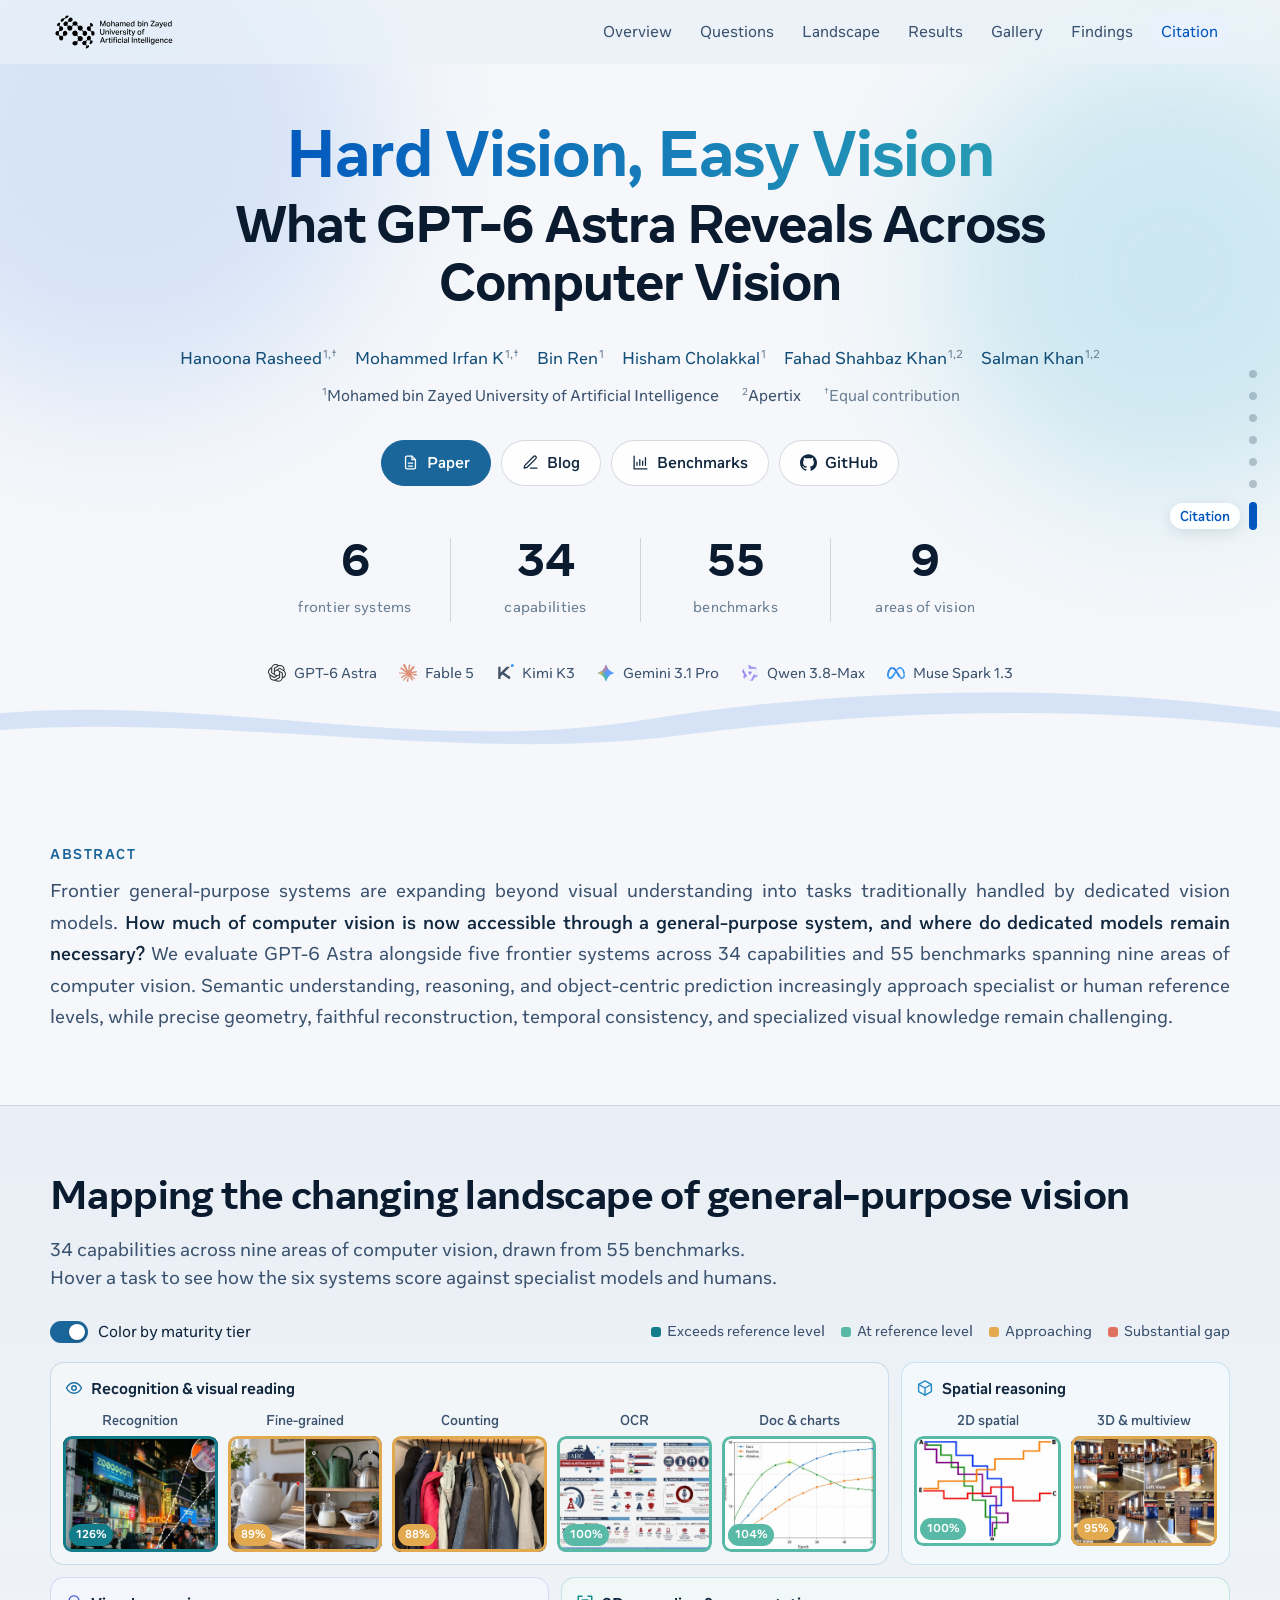
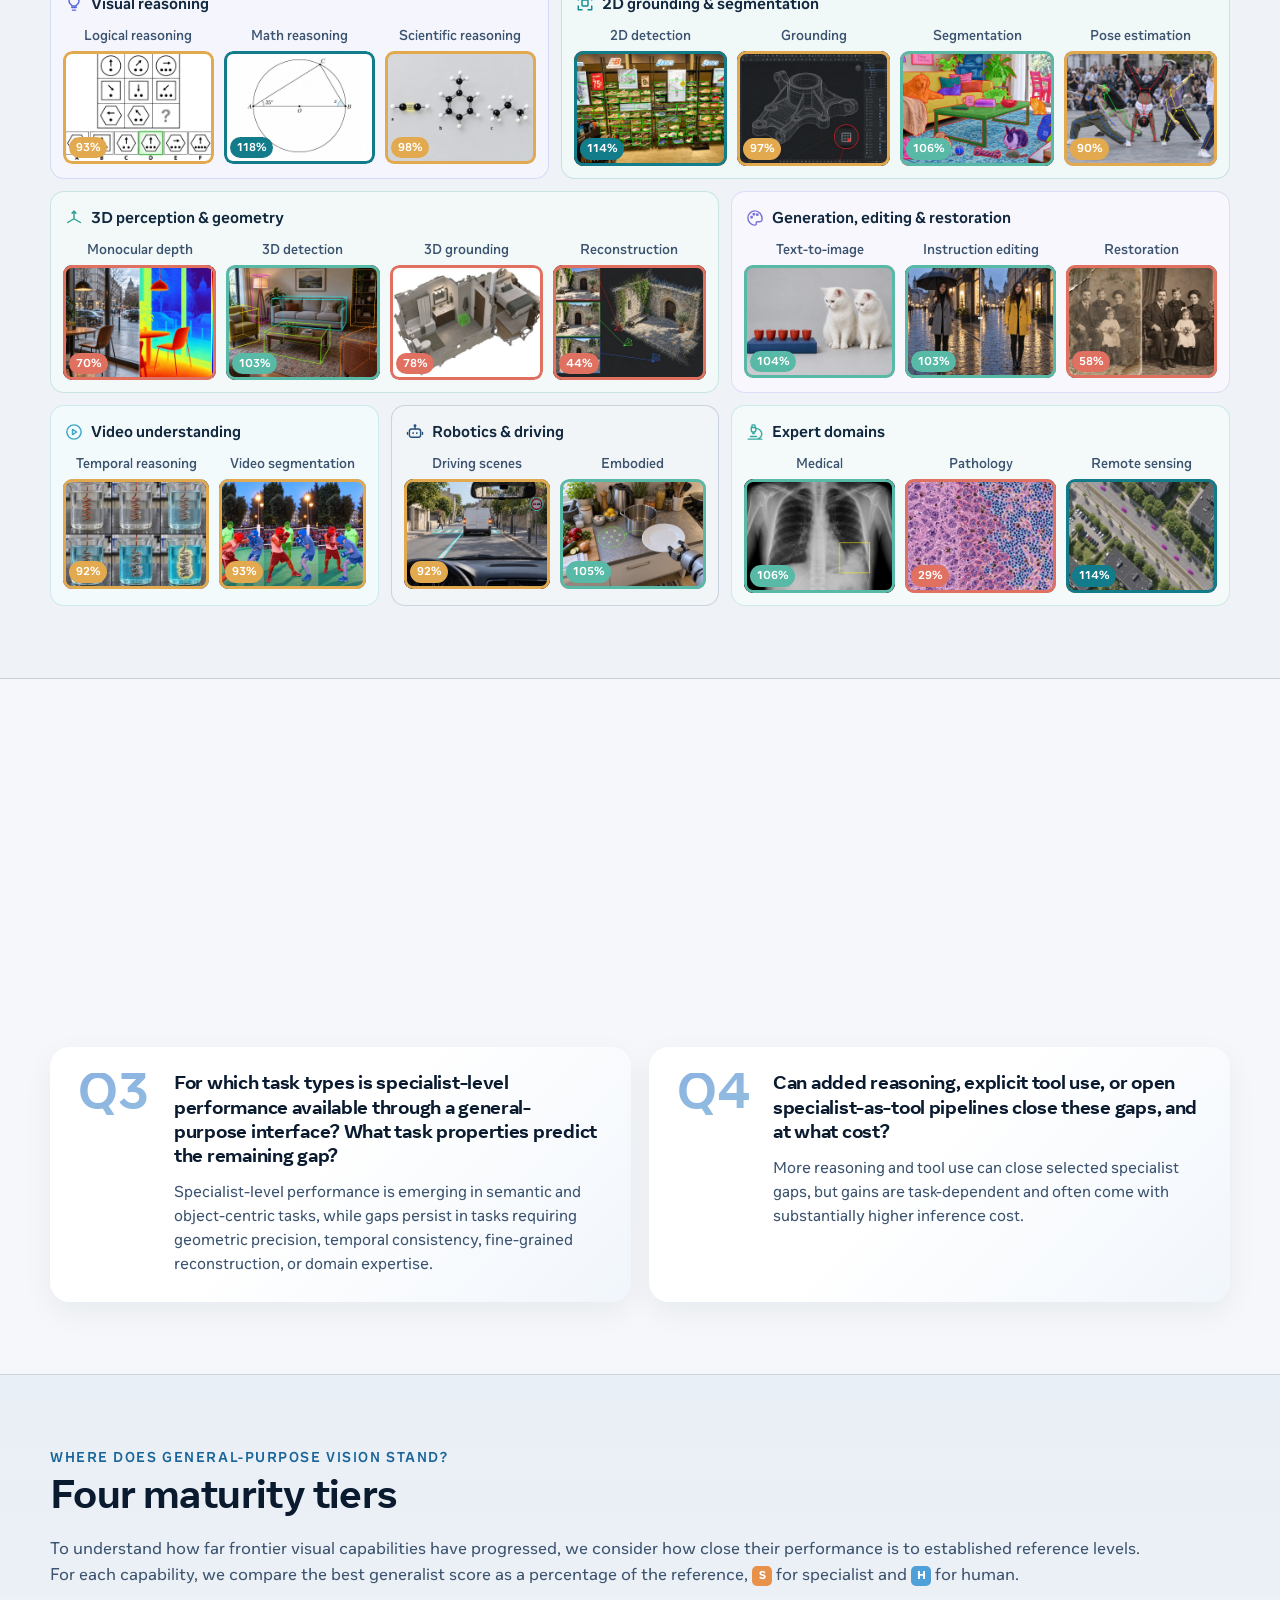
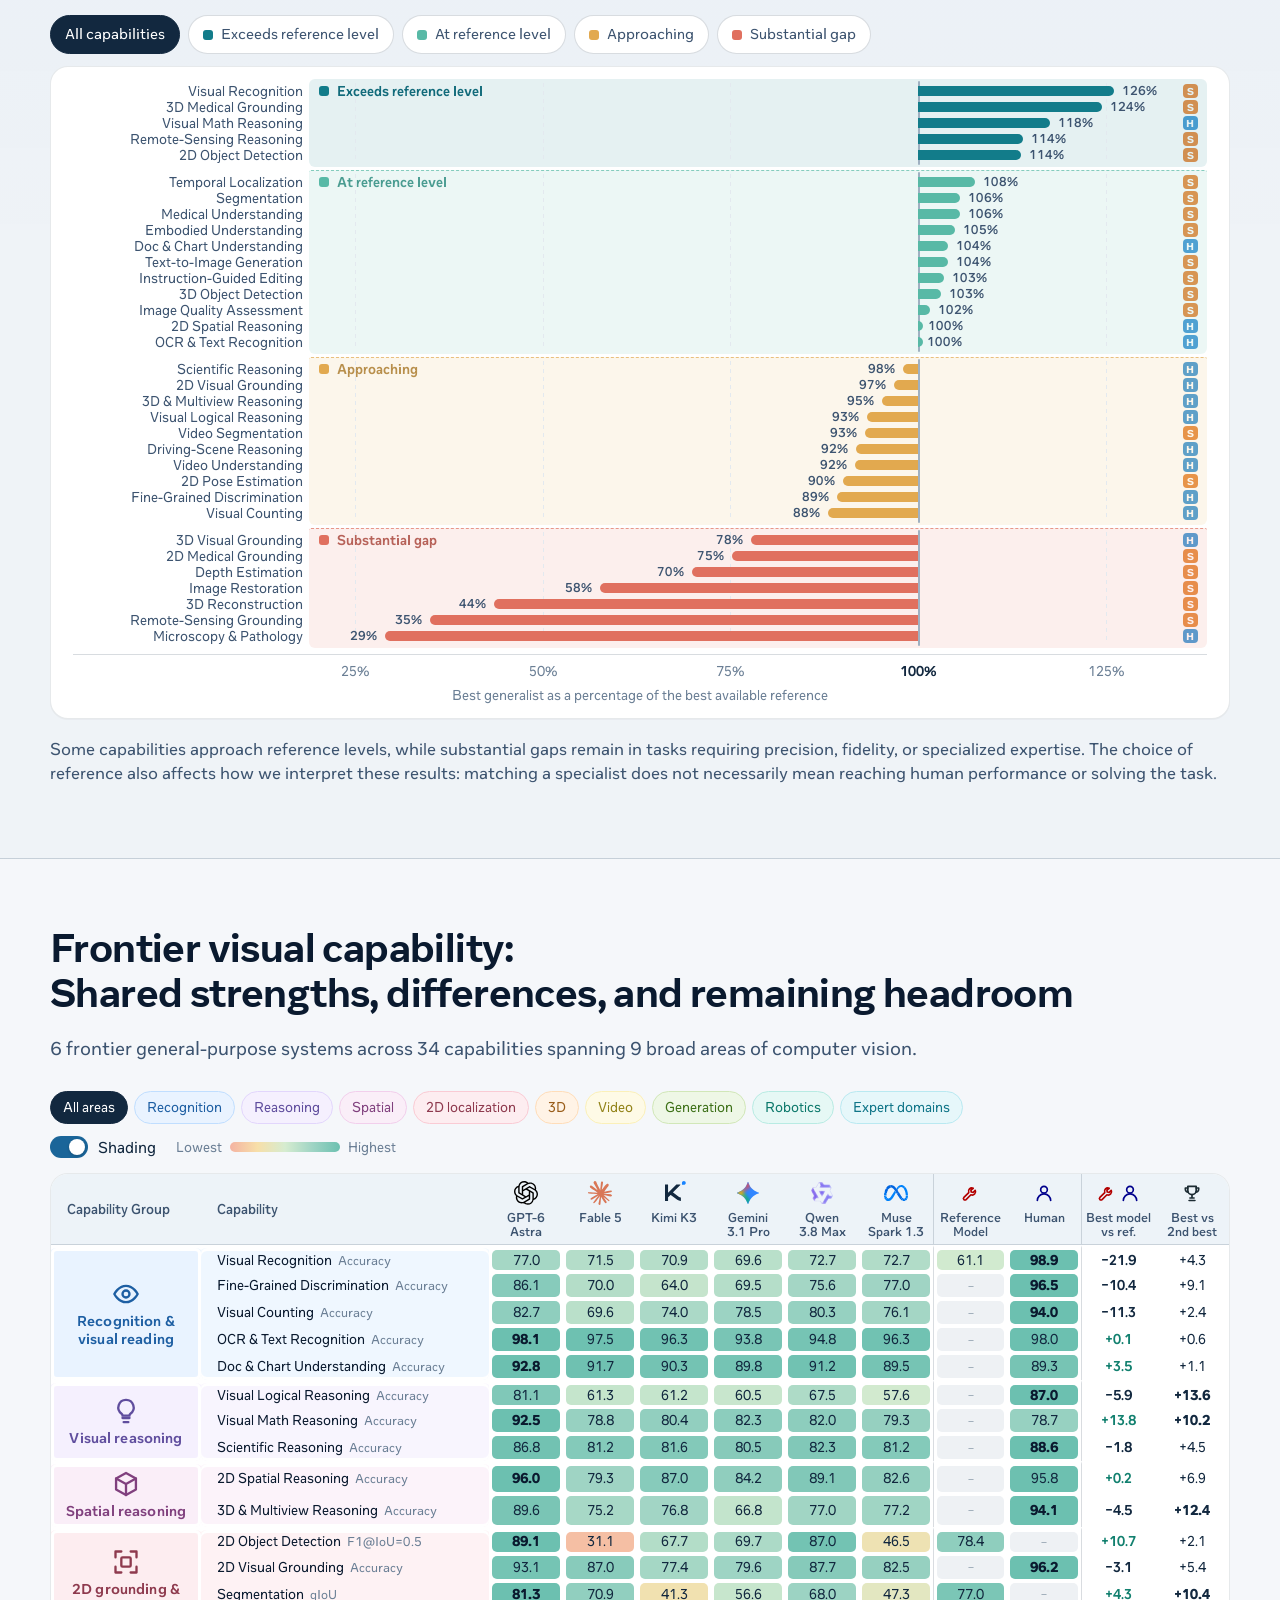
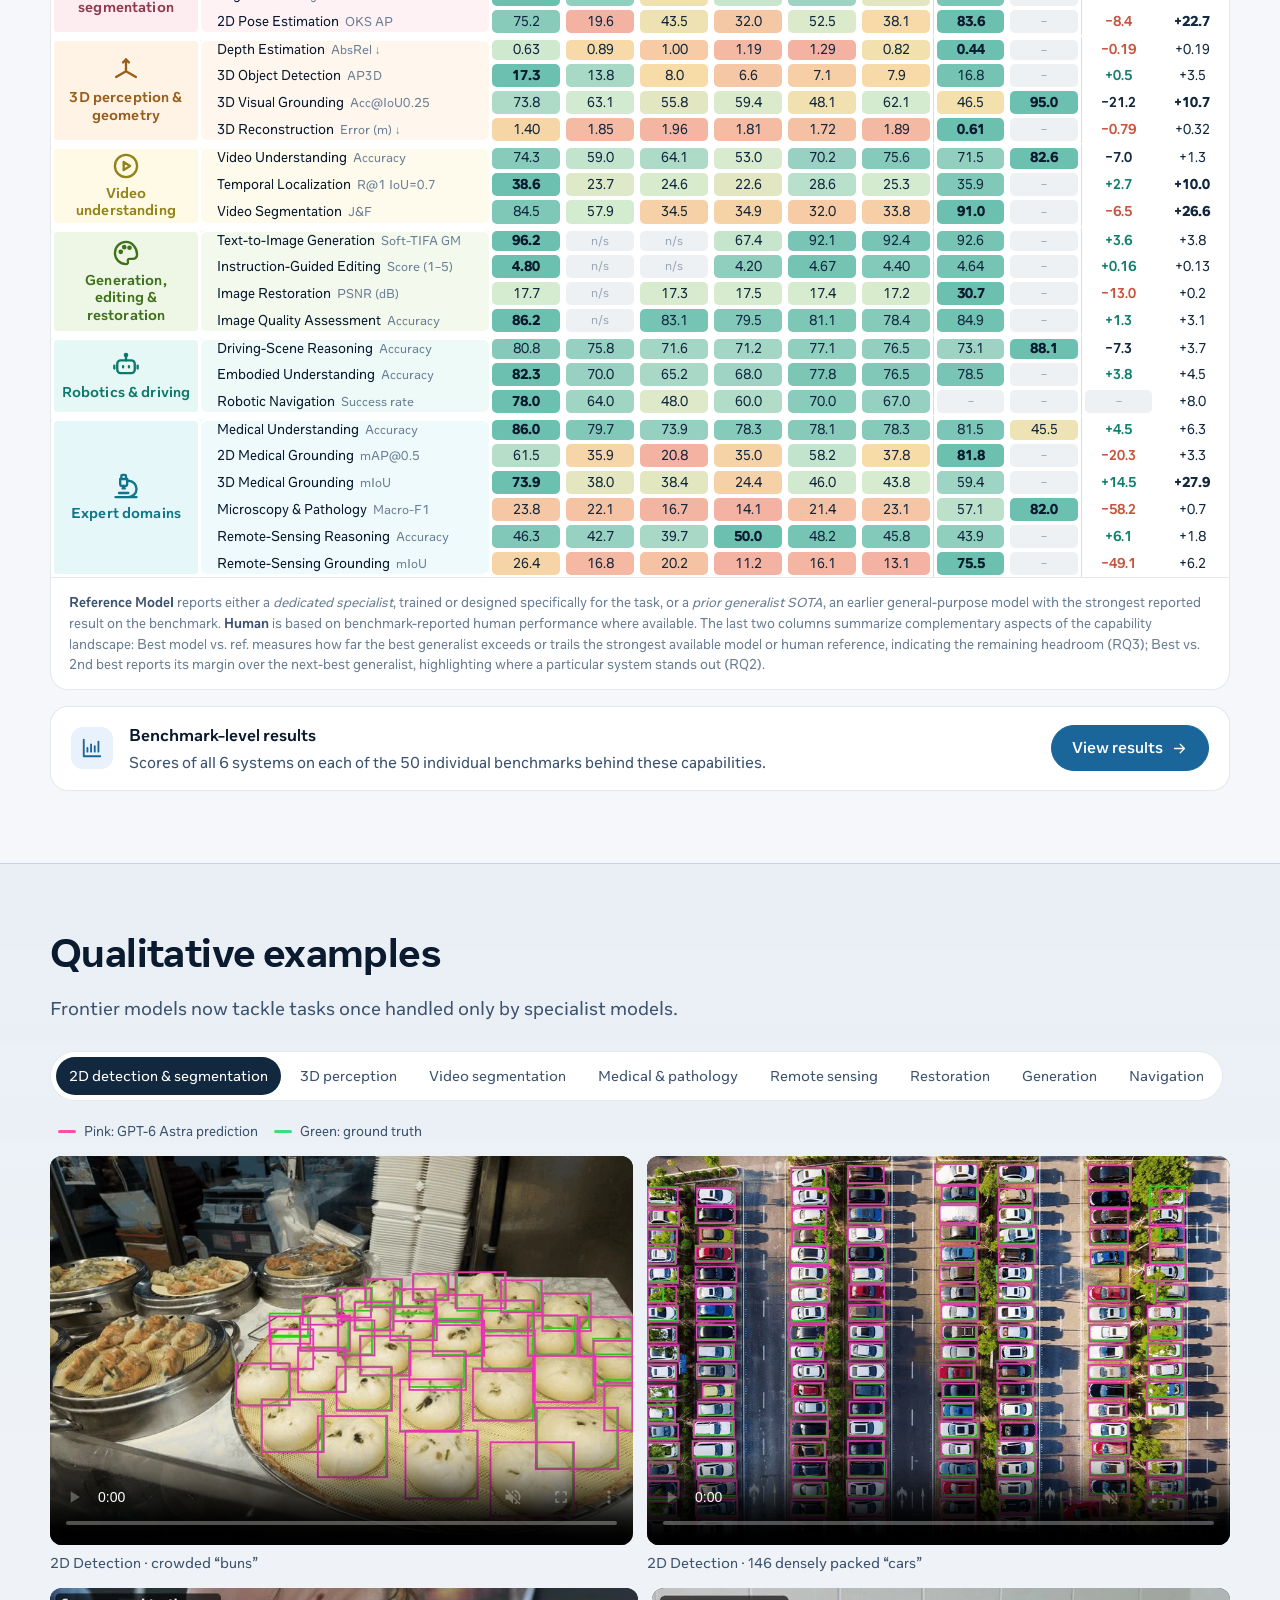
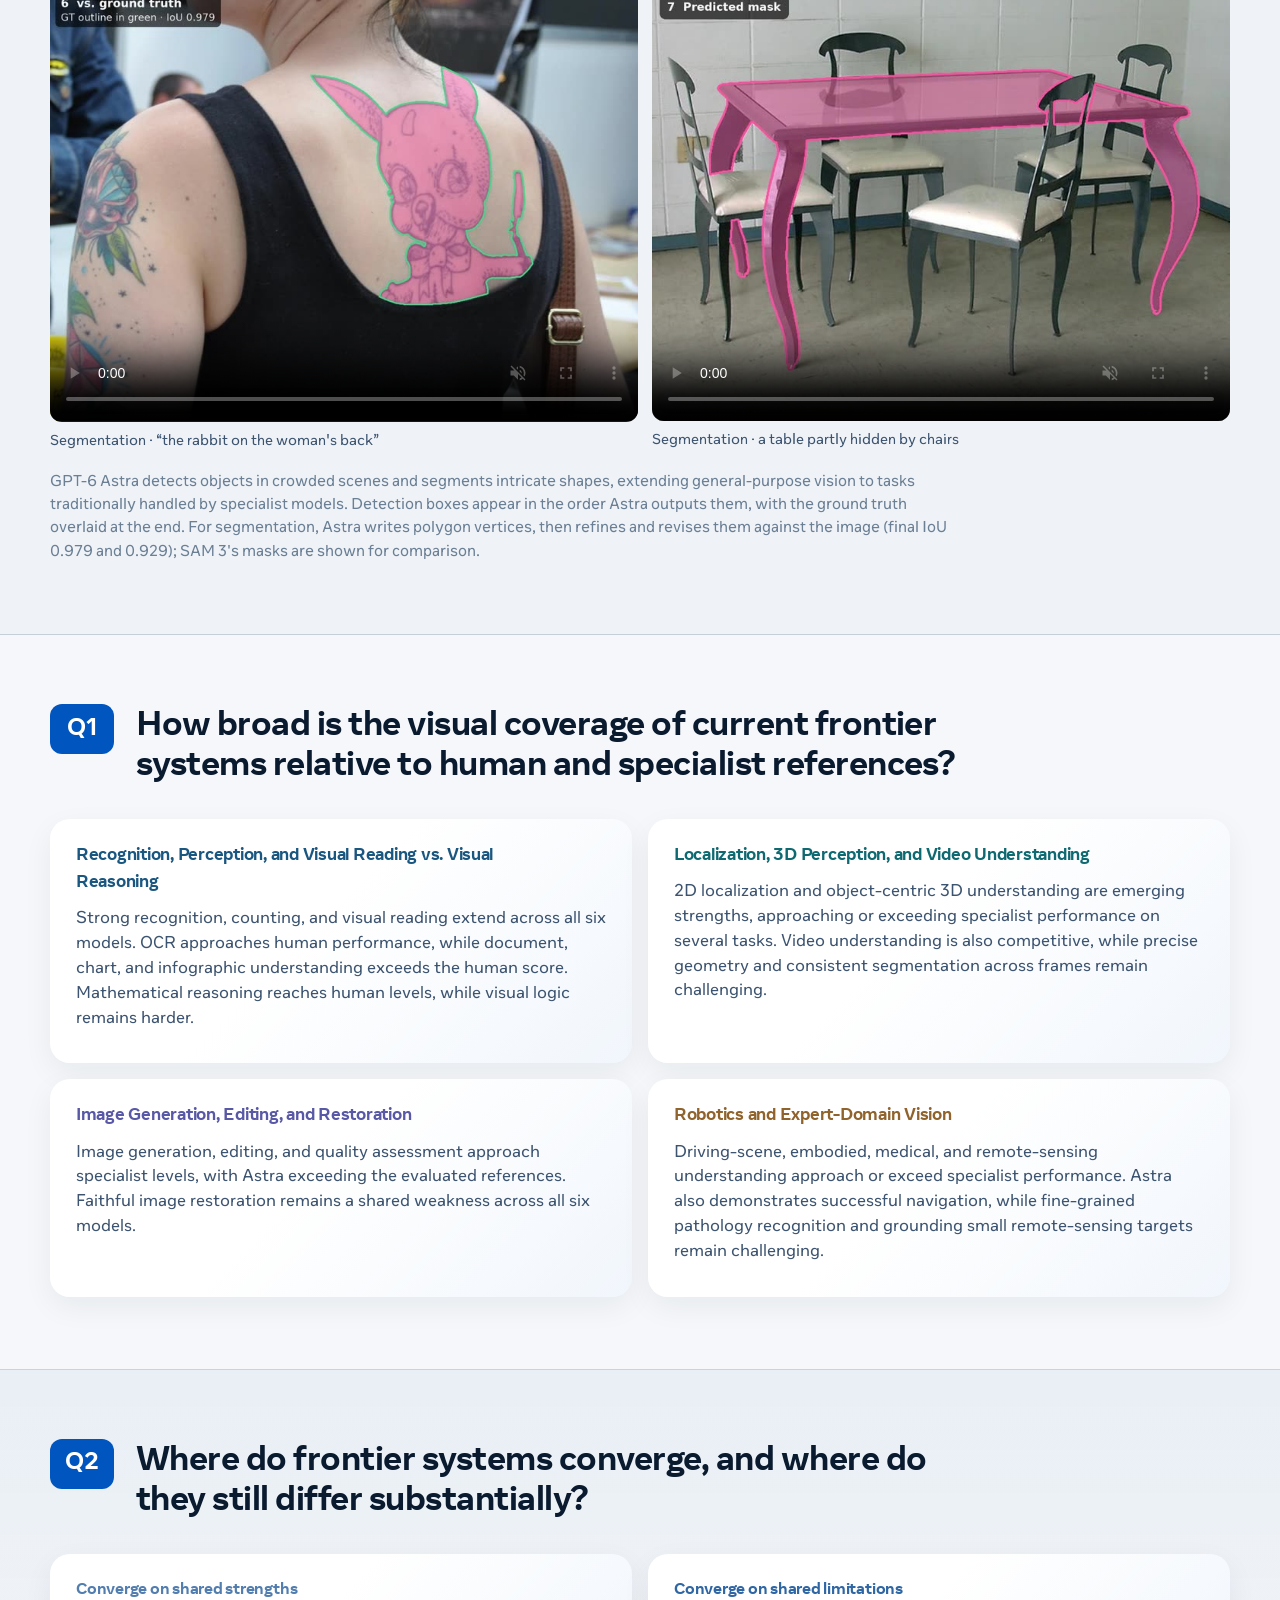
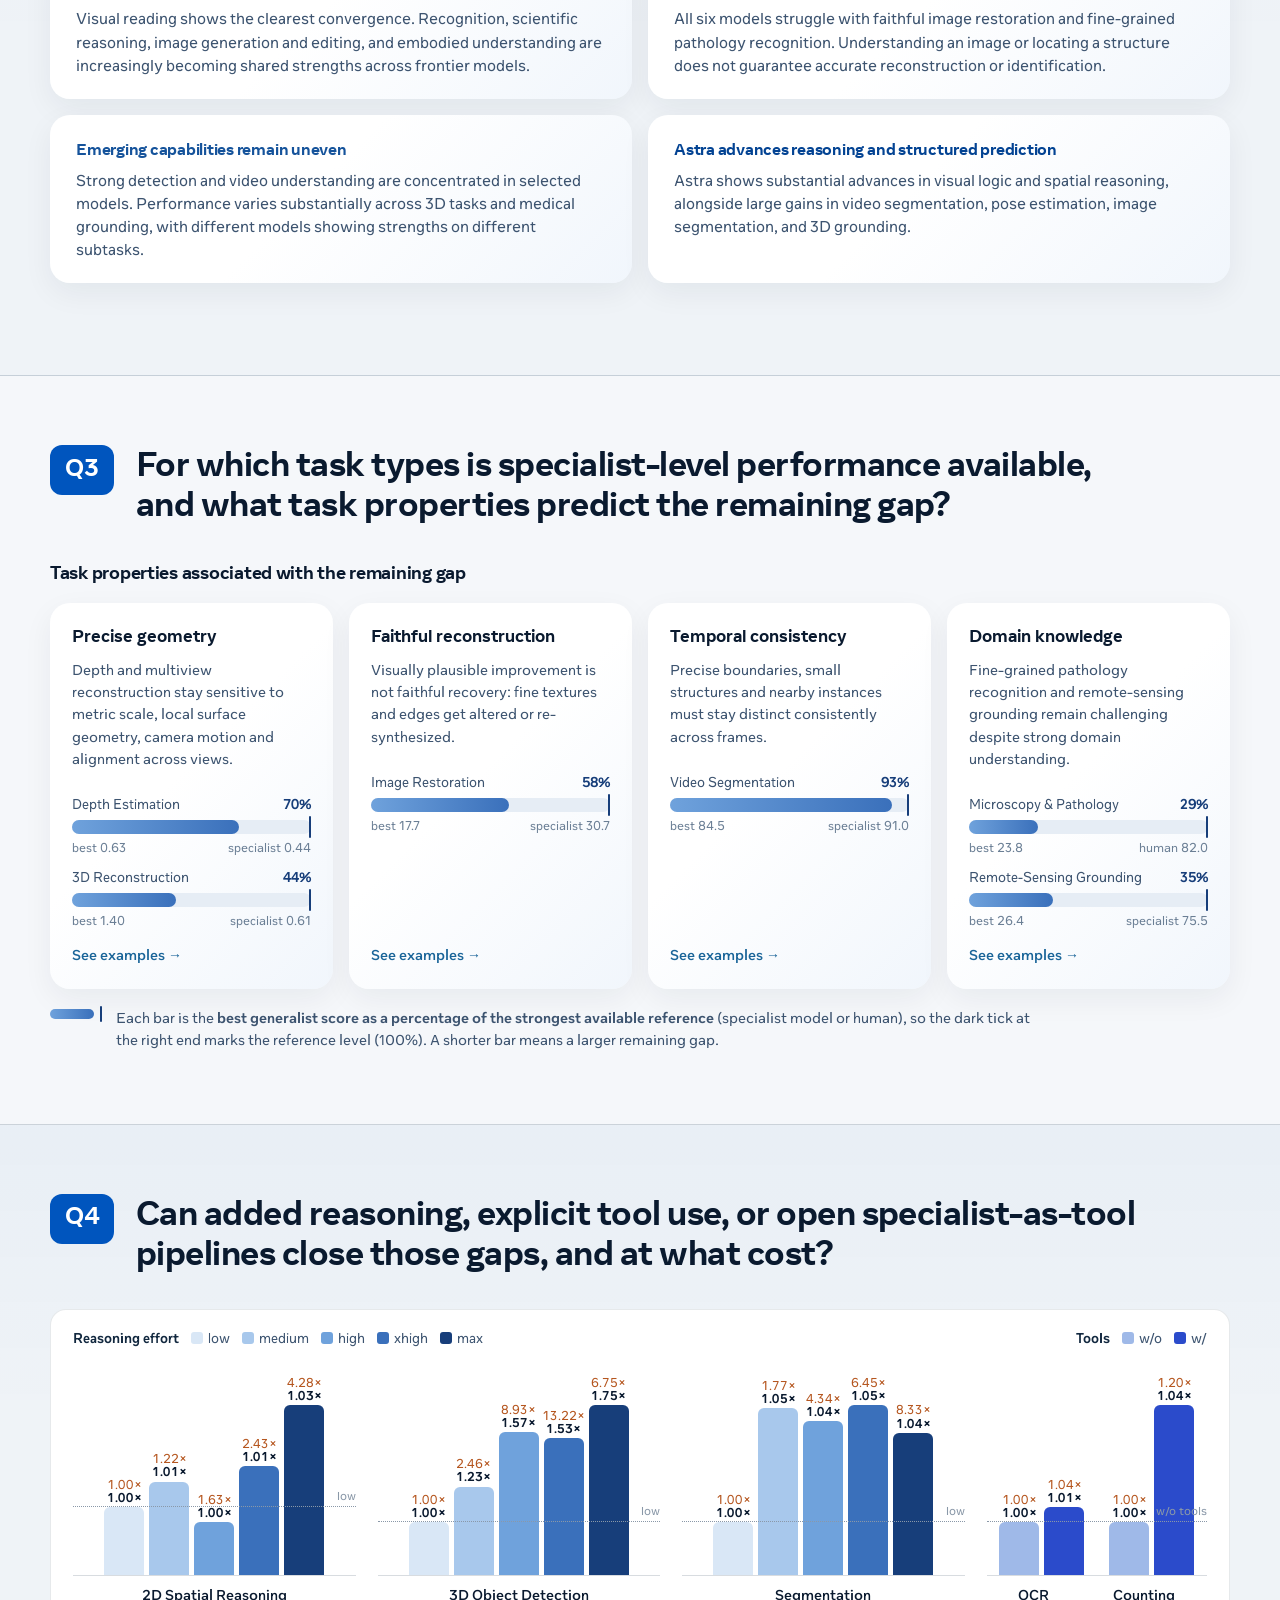
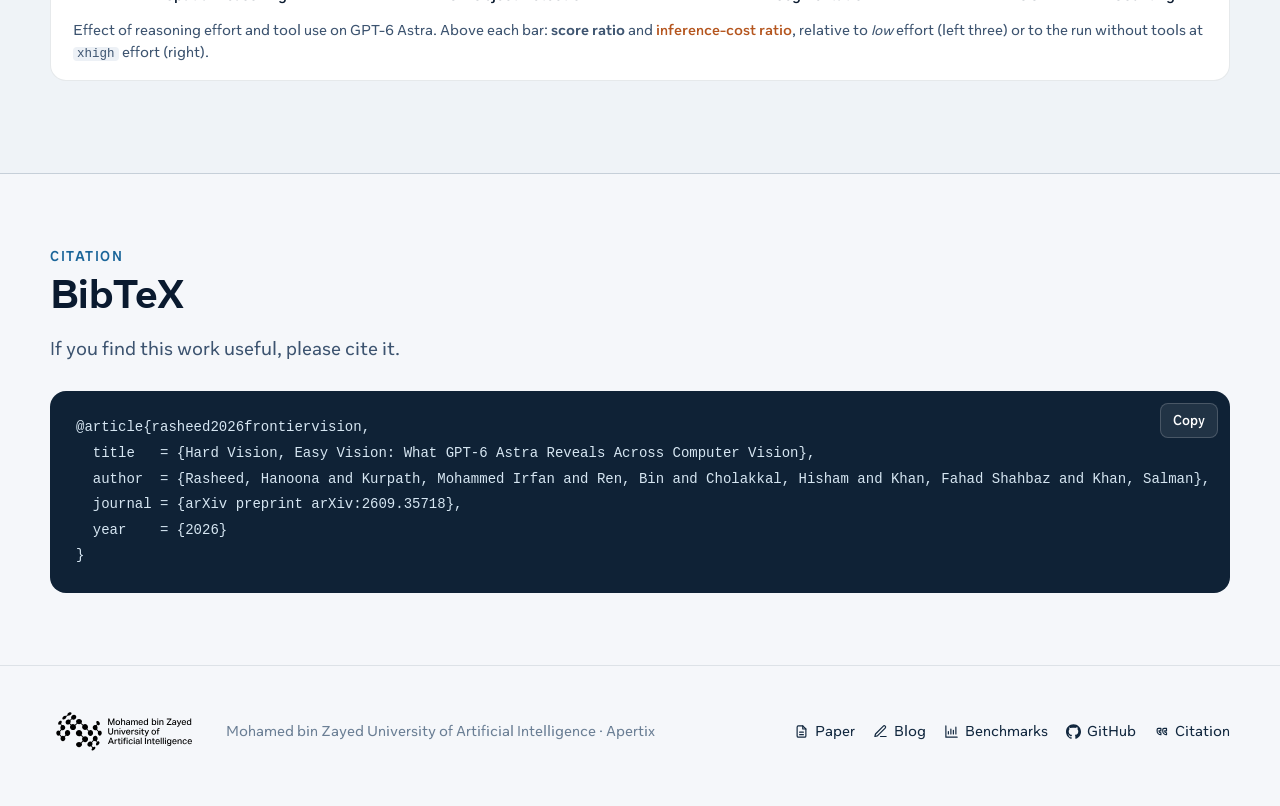
<file: index.html>
<!doctype html>
<html lang="en">
<head>
  <meta charset="utf-8">
  <meta name="viewport" content="width=device-width, initial-scale=1">
  <meta name="theme-color" content="#f7fafc">
  <meta name="description" content="A systematic study of six frontier general-purpose systems across 34 capabilities and 55 benchmarks spanning nine areas of computer vision.">
  <title>Hard Vision, Easy Vision: What GPT-6 Astra Reveals Across Computer Vision</title>
  <link rel="preload" href="assets/fonts/optimistic-variable.ttf" as="font" type="font/ttf" crossorigin>
  <link rel="stylesheet" href="css/style.css">
  <script defer src="js/data.js"></script>
  <script defer src="js/boxes.js"></script>
  <script defer src="js/main.js"></script>
  <script defer src="js/sections.js"></script>
</head>
<body>
  <header class="site-header" data-header>
    <div class="nav-wrap">
      <a class="brand" href="#top" aria-label="MBZUAI – back to top">
        <img src="assets/brand/mbzuai.svg" alt="MBZUAI">
      </a>
      <nav class="site-nav" aria-label="Sections">
        <a href="#overview">Overview</a>
        <a href="#questions">Questions</a>
        <a href="#landscape">Landscape</a>
        <a href="#results">Results</a>
        <a href="#gallery">Gallery</a>
        <a href="#rq1">Findings</a>
        <a href="#citation">Citation</a>
      </nav>
    </div>
  </header>

  <nav class="side-nav" aria-label="Page sections">
    <a href="#overview" aria-label="Overview"><span class="label">Overview</span></a>
    <a href="#questions" aria-label="Questions"><span class="label">Questions</span></a>
    <a href="#landscape" aria-label="Landscape"><span class="label">Landscape</span></a>
    <a href="#results" aria-label="Results"><span class="label">Results</span></a>
    <a href="#gallery" aria-label="Gallery"><span class="label">Gallery</span></a>
    <a href="#rq1" aria-label="Findings"><span class="label">Findings</span></a>
    <a href="#citation" aria-label="Citation"><span class="label">Citation</span></a>
  </nav>

  <main id="top">
    <!-- Hero ------------------------------------------------------------ -->
    <section class="hero">
      <div class="hero-bg" aria-hidden="true">
        <span class="blob b1"></span><span class="blob b2"></span>
        <svg class="waves" viewBox="0 0 1440 160" preserveAspectRatio="none">
          <path class="w1" d="M0 90 C 240 40 480 140 720 90 S 1200 40 1440 90 V160 H0Z"/>
          <path class="w2" d="M0 110 C 260 70 520 150 760 110 S 1220 70 1440 110 V160 H0Z"/>
        </svg>
      </div>

      <div class="shell hero-inner">
        <h1 class="title reveal">
          <span class="grad title-lead">Hard Vision, Easy Vision</span> <span class="title-rest">What GPT-6 Astra Reveals Across<br>Computer Vision</span>
        </h1>

        <div class="authors reveal">
          <p>
          <span><a href="https://scholar.google.com/citations?user=yhDdEuEAAAAJ&amp;hl=en" target="_blank" rel="noopener">Hanoona Rasheed</a><sup>1,†</sup></span>
          <span><a href="https://scholar.google.com/citations?user=GJp0keYAAAAJ&amp;hl=en" target="_blank" rel="noopener">Mohammed Irfan K</a><sup>1,†</sup></span>
          <span><a href="https://amazingren.github.io/" target="_blank" rel="noopener">Bin Ren</a><sup>1</sup></span>
          <span><a href="https://scholar.google.com/citations?hl=en&amp;user=bZ3YBRcAAAAJ" target="_blank" rel="noopener">Hisham Cholakkal</a><sup>1</sup></span>
          <span><a href="https://sites.google.com/view/fahadkhans/home?pli=1&amp;authuser=0" target="_blank" rel="noopener">Fahad Shahbaz Khan</a><sup>1,2</sup></span>
          <span><a href="https://salman-h-khan.github.io/" target="_blank" rel="noopener">Salman Khan</a><sup>1,2</sup></span>
          </p>
        </div>
        <p class="affils reveal">
          <span><sup>1</sup>Mohamed bin Zayed University of Artificial Intelligence</span>
          <span><sup>2</sup>Apertix</span>
          <span class="muted"><sup>†</sup>Equal contribution</span>
        </p>

        <div class="actions reveal">
          <a class="btn btn-primary" href="https://arxiv.org/abs/2609.35718" target="_blank" rel="noopener">
            <svg viewBox="0 0 24 24"><path d="M14 3H7a2 2 0 0 0-2 2v14a2 2 0 0 0 2 2h10a2 2 0 0 0 2-2V8z"/><path d="M14 3v5h5M9 13h6M9 17h6"/></svg>
            Paper
          </a>
          <a class="btn" href="blog/">
            <svg viewBox="0 0 24 24" aria-hidden="true"><path d="M12 20h9"/><path d="M16.5 3.5a2.1 2.1 0 0 1 3 3L7 19l-4 1 1-4z"/></svg>
            Blog
          </a>
          <a class="btn" href="benchmarks/">
            <svg viewBox="0 0 24 24" aria-hidden="true"><path d="M3 3v18h18"/><path d="M7 16v-4M11 16V8M15 16v-6M19 16V5"/></svg>
            Benchmarks
          </a>
          <a class="btn" href="https://github.com/mbzuai-oryx/frontier-vision" target="_blank" rel="noopener">
            <svg class="solid" viewBox="0 0 24 24" aria-hidden="true"><path d="M12 .297c-6.63 0-12 5.373-12 12 0 5.303 3.438 9.8 8.205 11.385.6.113.82-.258.82-.577 0-.285-.01-1.04-.015-2.04-3.338.724-4.042-1.61-4.042-1.61C4.422 18.07 3.633 17.7 3.633 17.7c-1.087-.744.084-.729.084-.729 1.205.084 1.838 1.236 1.838 1.236 1.07 1.835 2.809 1.305 3.495.998.108-.776.417-1.305.76-1.605-2.665-.3-5.466-1.332-5.466-5.93 0-1.31.465-2.38 1.235-3.22-.135-.303-.54-1.523.105-3.176 0 0 1.005-.322 3.3 1.23.96-.267 1.98-.399 3-.405 1.02.006 2.04.138 3 .405 2.28-1.552 3.285-1.23 3.285-1.23.645 1.653.24 2.873.12 3.176.765.84 1.23 1.91 1.23 3.22 0 4.61-2.805 5.625-5.475 5.92.42.36.81 1.096.81 2.22 0 1.606-.015 2.896-.015 3.286 0 .315.21.69.825.57C20.565 22.092 24 17.592 24 12.297c0-6.627-5.373-12-12-12"/></svg>
            GitHub
          </a>
        </div>

        <dl class="stats reveal">
          <div><dt data-count="6">6</dt><dd>frontier systems</dd></div>
          <div><dt data-count="34">34</dt><dd>capabilities</dd></div>
          <div><dt data-count="55">55</dt><dd>benchmarks</dd></div>
          <div><dt data-count="9">9</dt><dd>areas of vision</dd></div>
        </dl>

        <ul class="model-strip reveal" data-model-strip aria-label="Evaluated systems"></ul>
      </div>
    </section>

    <!-- Abstract ------------------------------------------------------------ -->
    <section class="section section-abstract" id="abstract" data-nav="overview">
      <div class="shell">
        <div class="abstract reveal">
          <p class="eyebrow">Abstract</p>
          <p>
            Frontier general-purpose systems are expanding beyond visual understanding into tasks traditionally
            handled by dedicated vision models. <strong>How much of computer vision is now accessible through a
            general-purpose system, and where do dedicated models remain necessary?</strong> We evaluate GPT-6 Astra
            alongside five frontier systems across 34 capabilities and 55 benchmarks spanning nine areas of computer
            vision. Semantic understanding, reasoning, and object-centric prediction increasingly approach specialist
            or human reference levels, while precise geometry, faithful reconstruction, temporal consistency, and
            specialized visual knowledge remain challenging.
          </p>
        </div>
      </div>
    </section>

    <!-- Hero figure ------------------------------------------------------- -->
    <section class="section section-tint" id="overview">
      <div class="shell">
        <div class="section-head reveal">
          <h2 class="one-line">Mapping the changing landscape of general-purpose vision</h2>
          <p class="lede">
            34 capabilities across nine areas of computer vision, drawn from 55 benchmarks.<br>
            Hover a task to see how the
            six systems score against specialist models and humans.
          </p>
        </div>

        <div class="mosaic-toolbar reveal">
          <label class="switch">
            <input type="checkbox" data-tier-toggle checked>
            <span class="switch-track"><span class="switch-thumb"></span></span>
            Color by maturity tier
          </label>
          <ul class="tier-legend" data-tier-legend></ul>
        </div>

        <div class="mosaic" data-mosaic></div>
      </div>
    </section>

    <!-- Abstract + questions ------------------------------------------------ -->
    <section class="section" id="questions">
      <div class="shell">
        <div class="section-head reveal">
          <h2>Four research questions</h2>
        </div>

        <div class="rq-grid">
          <a class="rq-card reveal" href="#rq1">
            <span class="rq-num">Q1</span>
            <h3>How broad is the visual coverage of current frontier systems relative to human and specialist reference performances?</h3>
            <p>Across 34 capabilities and 55 benchmarks covered in this study, we notice that the frontier has broadened dramatically. However, breadth is not uniform in maturity.</p>
          </a>
          <a class="rq-card reveal" href="#rq2">
            <span class="rq-num">Q2</span>
            <h3>Where do frontier systems converge, and where do they still differ substantially?</h3>
            <p>Generalists are strongest at semantic interpretation and reasoning; gaps concentrate in metric precision, fidelity, temporal consistency, and specialized fine-grained discrimination.</p>
          </a>
          <a class="rq-card reveal" href="#rq3">
            <span class="rq-num">Q3</span>
            <h3>For which task types is specialist-level performance available through a general-purpose interface? What task properties predict the remaining gap?</h3>
            <p>Specialist-level performance is emerging in semantic and object-centric tasks, while gaps persist in tasks requiring geometric precision, temporal consistency, fine-grained reconstruction, or domain expertise.</p>
          </a>
          <a class="rq-card reveal" href="#rq4">
            <span class="rq-num">Q4</span>
            <h3>Can added reasoning, explicit tool use, or open specialist-as-tool pipelines close these gaps, and at what cost?</h3>
            <p>More reasoning and tool use can close selected specialist gaps, but gains are task-dependent and often come with substantially higher inference cost.</p>
          </a>
        </div>
      </div>
    </section>

    <!-- Tier bands ---------------------------------------------------------- -->
    <section class="section section-tint" id="landscape">
      <div class="shell">
        <div class="section-head reveal">
          <p class="eyebrow">Where does general-purpose vision stand?</p>
          <h2>Four maturity tiers</h2>
          <p class="lede two-line">
            To understand how far frontier visual capabilities have progressed, we consider how close their performance is
            to established reference levels.<br>For each capability, we compare the best generalist score as a percentage of
            the reference, <span class="ref-chip ref-S">S</span> for specialist and <span class="ref-chip ref-H">H</span> for human.
          </p>
        </div>

        <div class="tier-filter reveal" role="group" aria-label="Filter by tier" data-tier-filter></div>

        <div class="tier-card reveal">
          <div class="tier-chart" data-tier-chart></div>
          <div class="tier-axis" data-tier-axis></div>
          <p class="axis-caption">Best generalist as a percentage of the best available reference</p>
        </div>
        <p class="section-note reveal">
          Some capabilities approach reference levels, while substantial gaps remain in tasks requiring precision, fidelity, or specialized expertise. The choice of reference also affects how we interpret these results: matching a
          specialist does not necessarily mean reaching human performance or solving the task.
        </p>
      </div>
    </section>

    <!-- Results table ------------------------------------------------------- -->
    <section class="section" id="results">
      <div class="shell">
        <div class="section-head reveal">
          <h2 class="one-line">Frontier visual capability:<br>Shared strengths, differences, and remaining headroom</h2>
          <p class="lede one-line">
            6 frontier general-purpose systems across 34 capabilities spanning 9 broad areas of computer&nbsp;vision.
          </p>
        </div>

        <div class="table-toolbar reveal">
          <div class="chips" data-area-filter></div>
          <div class="toolbar-right">
            <label class="switch">
              <input type="checkbox" data-heat-toggle checked>
              <span class="switch-track"><span class="switch-thumb"></span></span>
              Shading
            </label>
            <div class="scale-legend" aria-hidden="true"><span>Lowest</span><i></i><span>Highest</span></div>
          </div>
        </div>

        <div class="table-card reveal">
          <div class="table-scroll">
            <table class="results" data-results></table>
          </div>
          <p class="table-notes">
            <b>Reference Model</b> reports either a <i>dedicated specialist</i>, trained or designed specifically for the task,
            or a <i>prior generalist SOTA</i>, an earlier general-purpose model with the strongest reported result on the benchmark.
            <b>Human</b> is based on benchmark-reported human performance where available. The last two columns summarize
            complementary aspects of the capability landscape: Best model vs. ref. measures how far the best generalist exceeds
            or trails the strongest available model or human reference, indicating the remaining headroom (RQ3); Best vs. 2nd best
            reports its margin over the next-best generalist, highlighting where a particular system stands out (RQ2).
          </p>
        </div>

        <a class="bench-cta reveal" href="benchmarks/">
          <span class="bench-cta-icon" aria-hidden="true"><svg viewBox="0 0 24 24"><path d="M3 3v18h18"/><path d="M7 16v-4M11 16V8M15 16v-6M19 16V5"/></svg></span>
          <span class="bench-cta-text">
            <b>Benchmark-level results</b>
            <span>Scores of all 6 systems on each of the 50 individual benchmarks behind these capabilities.</span>
          </span>
          <span class="btn btn-primary">View results <svg viewBox="0 0 24 24" aria-hidden="true"><path d="M5 12h14M13 6l6 6-6 6"/></svg></span>
        </a>

      </div>
    </section>

    <!-- Gallery --------------------------------------------------------------- -->
    <section class="section section-tint" id="gallery">
      <div class="shell">
        <div class="section-head reveal">
          <h2>Qualitative examples</h2>
          <p class="lede">Frontier models now tackle tasks once handled only by specialist models.</p>
        </div>

        <div class="tabs reveal" role="tablist" data-tabs>
          <button role="tab" data-tab="det" aria-selected="true">2D detection &amp; segmentation</button>
          <button role="tab" data-tab="3d" aria-selected="false">3D perception</button>
          <button role="tab" data-tab="video" aria-selected="false">Video segmentation</button>
          <button role="tab" data-tab="medical" aria-selected="false">Medical &amp; pathology</button>
          <button role="tab" data-tab="remote" aria-selected="false">Remote sensing</button>
          <button role="tab" data-tab="restoration" aria-selected="false">Restoration</button>
          <button role="tab" data-tab="generation" aria-selected="false">Generation</button>
          <button role="tab" data-tab="navigation" aria-selected="false">Navigation</button>
        </div>

        <div class="panels reveal">
          <!-- Detection & segmentation -->
          <div class="panel" role="tabpanel" data-panel="det">
            <div class="panel-bar">
              <div class="key"><span class="sw sw-pred"></span>Pink: GPT-6 Astra prediction <span class="sw sw-gt"></span>Green: ground truth</div>
            </div>
            <div class="vrow">
              <figure class="vfig" style="--ar:1.500"><video data-src="assets/videos/dense200-074_bun_sequential.mp4" data-poster="assets/videos/posters/dense200-074_bun_sequential.jpg" width="1200" height="800" muted loop playsinline controls preload="none" aria-label="Detection boxes drawn one by one on a tray of buns"></video><figcaption>2D Detection · crowded “buns”</figcaption></figure>
              <figure class="vfig" style="--ar:1.500"><video data-src="assets/videos/dense200-101_car_sequential.mp4" data-poster="assets/videos/posters/dense200-101_car_sequential.jpg" width="1200" height="800" muted loop playsinline controls preload="none" aria-label="Detection boxes drawn one by one on a parking lot"></video><figcaption>2D Detection · 146 densely packed “cars”</figcaption></figure>
            </div>
            <div class="vrow">
              <figure class="vfig" style="--ar:1.357"><video data-src="assets/videos/seg_rabbit_progression_sam3.mp4" data-poster="assets/videos/posters/seg_rabbit_progression_sam3.jpg" width="760" height="560" muted loop playsinline controls preload="none" aria-label="Step-by-step segmentation of a rabbit tattoo"></video><figcaption>Segmentation · “the rabbit on the woman's back”</figcaption></figure>
              <figure class="vfig" style="--ar:1.333"><video data-src="assets/videos/seg_table_progression_sam3.mp4" data-poster="assets/videos/posters/seg_table_progression_sam3.jpg" width="760" height="570" muted loop playsinline controls preload="none" aria-label="Step-by-step segmentation of a table occluded by chairs"></video><figcaption>Segmentation · a table partly hidden by chairs</figcaption></figure>
            </div>
            <p class="panel-cap">GPT-6 Astra detects objects in crowded scenes and segments intricate shapes, extending general-purpose vision to tasks traditionally handled by specialist models. Detection boxes appear in the order Astra outputs them, with the ground truth overlaid at the end. For segmentation, Astra writes polygon vertices, then refines and revises them against the image (final IoU 0.979 and 0.929); SAM&nbsp;3's masks are shown for comparison.</p>
          </div>

          <!-- 3D -->
          <div class="panel" role="tabpanel" data-panel="3d" hidden>
            <div class="panel-bar">
              <div class="key"><span class="sw sw-pred"></span>Pink: GPT-6 Astra prediction <span class="sw sw-gt"></span>Green: ground truth</div>
            </div>
            <div class="vrow">
              <figure class="vfig" style="--ar:2.689"><video data-src="assets/videos/depth_progression.mp4" data-poster="assets/videos/posters/depth_progression.jpg" width="968" height="360" muted loop playsinline controls preload="none" aria-label="Step-by-step depth estimation in an auditorium"></video><figcaption>Depth estimation · from room layout to final depth map</figcaption></figure>
              <figure class="vfig" style="--ar:1.097"><img src="assets/gallery/ground3d.jpg" width="1062" height="968" alt="3D visual grounding of a blackboard in a point cloud"><figcaption>3D visual grounding · “the thin, 4-meter blackboard”</figcaption></figure>
            </div>
            <div class="vrow">
              <figure class="vfig" style="--ar:1.778"><video data-src="assets/videos/nuScenes_39091_sequential.mp4" data-poster="assets/videos/posters/nuScenes_39091_sequential.jpg" width="1600" height="900" muted loop playsinline controls preload="none" aria-label="3D boxes drawn one by one on a street scene"></video><figcaption>3D object detection · street scene</figcaption></figure>
              <figure class="vfig" style="--ar:1.377"><video data-src="assets/videos/SUNRGBD_169541_sequential.mp4" data-poster="assets/videos/posters/SUNRGBD_169541_sequential.jpg" width="730" height="530" muted loop playsinline controls preload="none" aria-label="3D boxes drawn one by one on an indoor scene"></video><figcaption>3D object detection · indoor scene</figcaption></figure>
            </div>
            <p class="panel-cap">General-purpose models show emerging strengths in 3D grounding and detection, while gaps remain in precise object geometry, depth estimation, and geometrically consistent reconstruction. For depth, GPT-6 Astra builds the depth map as a program, fitting the room layout first and then placing the chairs row by row (AbsRel 0.111 on this image).</p>
          </div>

          <!-- Video -->
          <div class="panel" role="tabpanel" data-panel="video" data-view="clips" hidden>
            <div class="panel-bar"><div class="seg view-seg" data-view-switch><button data-view="clips" aria-pressed="true"><svg viewBox="0 0 24 24" aria-hidden="true"><path d="M8 5.5v13l10.5-6.5z"/></svg>Video</button><button data-view="frames" aria-pressed="false">Key frames</button></div></div>
            <div data-pane="clips">
              <div class="vrow">
                <figure class="vfig" style="--ar:1.333"><video data-src="assets/videos/vos_gold-fish_progression.mp4" data-poster="assets/videos/posters/vos_gold-fish_progression.jpg" width="640" height="480" muted loop playsinline controls preload="none" aria-label="Gold-fish video with five tracked fish"></video><figcaption>Gold-fish · 5 instances</figcaption></figure>
                <figure class="vfig" style="--ar:1.779"><video data-src="assets/videos/vos_horsejump-high_progression.mp4" data-poster="assets/videos/posters/vos_horsejump-high_progression.jpg" width="854" height="480" muted loop playsinline controls preload="none" aria-label="Horse-jump video with rider and horse tracked"></video><figcaption>Horse jump · 2 instances</figcaption></figure>
              </div>
              <p class="panel-cap">Given only the mask of the first frame, GPT-6 Astra tracks every object through the clip (J&amp;F 85.5 on gold-fish, 84.8 on horse jump).</p>
            </div>
            <div data-pane="frames" hidden>
            <div class="grid-4" data-video-grid></div>
            <p class="panel-cap wide">GPT-6 Astra shows substantial progress in video segmentation, capturing main object shapes and distinguishing multiple instances.<br>Precise boundaries, small structures, and separation of nearby objects remain challenging.</p>
            </div>
          </div>

          <!-- Medical -->
          <div class="panel" role="tabpanel" data-panel="medical" data-view="result" hidden>
            <div class="panel-bar">
              <div class="bar-left">
                <div class="seg view-seg" data-view-switch><button data-view="result" aria-pressed="true">Result</button><button data-view="steps" aria-pressed="false"><svg viewBox="0 0 24 24" aria-hidden="true"><path d="M8 5.5v13l10.5-6.5z"/></svg>Pathology step by step</button></div>
                <div class="seg" data-poly-mode data-result-only>
                  <button data-mode="gt">Ground truth</button>
                  <button data-mode="pred">GPT-6 Astra</button>
                  <button data-mode="both" aria-pressed="true">Both</button>
                </div>
              </div>
              <div class="key" data-result-only><span class="sw sw-gtd"></span>Ground truth <span class="sw" style="--sw:#ff3b30"></span>GPT-6 Astra <span class="sw" style="--sw:#0a84ff"></span>Qwen 3.8-Max <span class="sw" style="--sw:#00e05a"></span>GT nucleus boundary <span class="sw" style="--sw:#ffd600"></span>Predicted boundary</div>
            </div>
            <div data-pane="result">
            <div class="med-row">
              <figure class="med-ct">
                <div class="ct-views">
                  <img src="assets/gallery/med_pancreas_axial.jpg" alt="Axial CT view with pancreas boxes">
                  <img src="assets/gallery/med_pancreas_sagittal.jpg" alt="Sagittal CT view with pancreas boxes">
                  <img src="assets/gallery/med_pancreas_coronal.jpg" alt="Coronal CT view with pancreas boxes">
                </div>
                <figcaption>3D medical grounding · “pancreas”</figcaption>
              </figure>
              <figure class="med-cxr">
                <img src="assets/gallery/med_cxr.jpg" alt="Chest X-ray with consolidation boxes">
                <figcaption>2D medical grounding · “patchy consolidation in the mid left lung”</figcaption>
              </figure>
              <figure class="polyfig" data-puma="full"><img src="assets/gallery/puma_full.jpg" alt="Pathology region of interest"><figcaption>Microscopy &amp; pathology · full region</figcaption></figure>
              <figure class="polyfig" data-puma="zoom"><img src="assets/gallery/puma_zoom.jpg" alt="Zoomed pathology crop"><figcaption>Zoom-in (dashed box)</figcaption></figure>
            </div>
            <p class="panel-cap">Organs and findings can be localized in CT and X-ray. In pathology, nuclei are localized and delineated accurately, yet assigning the correct nucleus type remains substantially harder.</p>
            </div>
            <div data-pane="steps" hidden>
              <div class="vrow vsolo" style="--maxw:780px">
                <figure class="vfig" style="--ar:1.333"><video data-src="assets/videos/pathology_astra_vs_gt.mp4" data-poster="assets/videos/posters/pathology_astra_vs_gt.jpg" width="1200" height="900" muted loop playsinline controls preload="none" aria-label="Nucleus segmentation on a pathology tile, GPT-6 Astra against ground truth"></video></figure>
              </div>
              <p class="panel-cap">Nucleus segmentation on a PUMA H&amp;E tile: GPT-6 Astra outlines 783 nuclei against 813 in the ground truth, shown for the full tile and a 4× zoom.</p>
            </div>
          </div>

          <!-- Remote sensing -->
          <div class="panel" role="tabpanel" data-panel="remote" hidden>
            <div class="panel-bar">
              <div class="key"><span class="sw sw-gt"></span>Ground truth <span class="sw" style="--sw:#ff3b30"></span>GPT-6 Astra <span class="sw" style="--sw:#ff9500"></span>Fable 5 <span class="sw" style="--sw:#e6b800"></span>Kimi K3</div>
            </div>
            <div class="grid-4">
              <figure><img src="assets/gallery/rs_455__Astra.jpg" alt=""><figcaption>“sidewalk” · GPT-6 Astra</figcaption></figure>
              <figure><img src="assets/gallery/rs_455__Kimi.jpg" alt=""><figcaption>“sidewalk” · Kimi K3</figcaption></figure>
              <figure><img src="assets/gallery/rs_335__Astra.jpg" alt=""><figcaption>“car driving on the road” · GPT-6 Astra</figcaption></figure>
              <figure><img src="assets/gallery/rs_335__Fable.jpg" alt=""><figcaption>“car driving on the road” · Fable 5</figcaption></figure>
            </div>
            <p class="panel-cap one-line">General-purpose models show strong remote-sensing <b>understanding</b>, but accurately <b>grounding</b> fine-scale objects remains challenging.</p>
          </div>

          <!-- Restoration -->
          <div class="panel" role="tabpanel" data-panel="restoration" hidden>
            <div class="panel-bar">
              <div class="seg" data-rest-case>
                <button data-case="enhance" aria-pressed="true">Low-light (LOL-v1)</button>
                <button data-case="denoise">Denoising (BSD68, σ=25)</button>
              </div>
              <div class="rest-pick">
                <select data-rest-left aria-label="Left image"></select>
                <span>vs.</span>
                <select data-rest-right aria-label="Right image"></select>
              </div>
            </div>
            <div class="rest-grid">
              <div class="compare big" data-compare data-rest-compare>
                <img alt="">
                <div class="c-top"><img alt=""></div>
                <span class="c-tag l"></span><span class="c-tag r"></span>
                <input class="c-range" type="range" min="0" max="100" value="50" aria-label="Compare restorations">
                <span class="c-handle" aria-hidden="true"></span>
              </div>
              <div class="crops" data-rest-crops></div>
            </div>
            <p class="panel-cap">Restorations can look plausible but hallucinate content: in the low-light case, four bowling pins become five, extra pins appear on an empty lane, and the banner text changes, while the specialist (MIRAGE) stays faithful. PSNR/SSIM are computed on full images; the crops enlarge the red box 4×.</p>
          </div>

          <!-- Generation & editing -->
          <div class="panel" role="tabpanel" data-panel="generation" hidden>
            <div class="vrow vsolo" style="--maxw:780px">
              <figure class="vfig" style="--ar:1.333"><video data-src="assets/videos/astra_generation_editing_4x3.mp4" data-poster="assets/videos/posters/astra_generation_editing_4x3.jpg" width="1200" height="900" muted loop playsinline controls preload="none" aria-label="Image generation checked question by question, and two instruction-guided edits"></video></figure>
            </div>
            <p class="panel-cap">Text-to-image generation on GenEval2, where each image is checked with questions about object counts, attributes and relations, and instruction-guided editing. GPT-6 Astra scores 96.2 Soft-TIFA GM on GenEval2 and 4.80 out of 5 on ImgEdit-Bench, the highest among the six systems.</p>
          </div>

          <!-- Navigation -->
          <div class="panel" role="tabpanel" data-panel="navigation" data-view="astra" hidden>
            <div class="panel-bar"><div class="seg view-seg" data-view-switch><button data-view="astra" aria-pressed="true">GPT-6 Astra</button><button data-view="six" aria-pressed="false">All six models</button></div></div>
            <div data-pane="astra">
              <div class="vrow">
                <figure class="vfig" style="--ar:1.778"><video data-src="assets/videos/astra_navigation_hard1.mp4" data-poster="assets/videos/posters/astra_navigation_hard1.jpg" width="1920" height="1080" muted loop playsinline controls preload="none" aria-label="GPT-6 Astra navigating to a pillow, first-person and top-down views"></video></figure>
              </div>
              <p class="panel-cap">EB-Navigation, long-horizon episode: “navigate to the Pillow in the room and be as close as possible to it”. The model sees only the first-person view; the top-down map is for illustration. GPT-6 Astra reaches the target in 17 steps.</p>
            </div>
            <div data-pane="six" hidden>
              <div class="vrow">
                <figure class="vfig" style="--ar:1.778"><video data-src="assets/videos/six_model_comparison_hard1.mp4" data-poster="assets/videos/posters/six_model_comparison_hard1.jpg" width="1920" height="1080" muted loop playsinline controls preload="none" aria-label="The same navigation episode attempted by all six models"></video></figure>
              </div>
              <p class="panel-cap">The same episode from the same start for all six models: only GPT-6 Astra reaches the target within 20 steps.</p>
            </div>
          </div>
        </div>
      </div>
    </section>

    <!-- Q1 ------------------------------------------------------------------ -->
    <section class="section rq" id="rq1" data-nav="rq1">
      <div class="shell">
        <div class="rq-head reveal">
          <span class="rq-num big">Q1</span>
          <div>
            <h2>How broad is the visual coverage of current frontier systems relative to human and specialist references?</h2>
          </div>
        </div>

        <div class="finding-list">
          <article class="finding reveal" style="--c:var(--g1)">
            <h3>Recognition, Perception, and Visual Reading vs. Visual Reasoning</h3>
            <p>Strong recognition, counting, and visual reading extend across all six models. OCR approaches human performance, while document, chart, and infographic understanding exceeds the human score. Mathematical reasoning reaches human levels, while visual logic remains harder.</p>
          </article>
          <article class="finding reveal" style="--c:var(--g4)">
            <h3>Localization, 3D Perception, and Video Understanding</h3>
            <p>2D localization and object-centric 3D understanding are emerging strengths, approaching or exceeding specialist performance on several tasks. Video understanding is also competitive, while precise geometry and consistent segmentation across frames remain challenging.</p>
          </article>
          <article class="finding reveal" style="--c:var(--g7)">
            <h3>Image Generation, Editing, and Restoration</h3>
            <p>Image generation, editing, and quality assessment approach specialist levels, with Astra exceeding the evaluated references. Faithful image restoration remains a shared weakness across all six models.</p>
          </article>
          <article class="finding reveal" style="--c:#c9822b">
            <h3>Robotics and Expert-Domain Vision</h3>
            <p>Driving-scene, embodied, medical, and remote-sensing understanding approach or exceed specialist performance. Astra also demonstrates successful navigation, while fine-grained pathology recognition and grounding small remote-sensing targets remain challenging.</p>
          </article>
        </div>
      </div>
    </section>

    <!-- Q2 ------------------------------------------------------------------ -->
    <section class="section section-tint rq" id="rq2" data-nav="rq1">
      <div class="shell">
        <div class="rq-head reveal">
          <span class="rq-num big">Q2</span>
          <div>
            <h2>Where do frontier systems converge, and where do they still differ substantially?</h2>
          </div>
        </div>

        <div class="callouts">
          <div class="callout reveal" style="--c:#6fa8e6">
            <h3>Converge on shared strengths</h3>
            <p>Visual reading shows the clearest convergence. Recognition, scientific reasoning, image generation
              and editing, and embodied understanding are increasingly becoming shared strengths across frontier models.</p>
          </div>
          <div class="callout reveal" style="--c:#3f86d6">
            <h3>Converge on shared limitations</h3>
            <p>All six models struggle with faithful image restoration and fine-grained pathology recognition.
              Understanding an image or locating a structure does not guarantee accurate reconstruction or identification.</p>
          </div>
          <div class="callout reveal" style="--c:#1a6bc9">
            <h3>Emerging capabilities remain uneven</h3>
            <p>Strong detection and video understanding are concentrated in selected models. Performance varies
              substantially across 3D tasks and medical grounding, with different models showing strengths on different subtasks.</p>
          </div>
          <div class="callout reveal" style="--c:#0055be">
            <h3>Astra advances reasoning and structured prediction</h3>
            <p>Astra shows substantial advances in visual logic and spatial reasoning, alongside large gains in
              video segmentation, pose estimation, image segmentation, and 3D grounding.</p>
          </div>
        </div>
      </div>
    </section>

    <!-- Q3 ------------------------------------------------------------------ -->
    <section class="section rq" id="rq3" data-nav="rq1">
      <div class="shell">
        <div class="rq-head rq-head-wide reveal">
          <span class="rq-num big">Q3</span>
          <div>
            <h2>For which task types is specialist-level performance available,<br>and what task properties predict the remaining gap?</h2>
          </div>
        </div>

        <h3 class="sub reveal">Task properties associated with the remaining gap</h3>
        <div class="gap-grid" data-gap-grid></div>
      </div>
    </section>

    <!-- Q4 ------------------------------------------------------------------ -->
    <section class="section section-tint rq" id="rq4" data-nav="rq1">
      <div class="shell">
        <div class="rq-head rq-head-wide reveal">
          <span class="rq-num big">Q4</span>
          <div>
            <h2>Can added reasoning, explicit tool use, or open specialist&#8209;as&#8209;tool<br>pipelines close those gaps, and at what cost?</h2>
          </div>
        </div>
        <div class="effort-card reveal" data-effort>
          <div class="ef-bar-top">
            <div class="ef-legend" data-effort-legend></div>
          </div>
          <div class="ef-grid" data-effort-grid></div>
          <p class="ef-note">
            Effect of reasoning effort and tool use on GPT-6 Astra. Above each bar: <b>score ratio</b> and
            <span class="ef-costc">inference-cost ratio</span>, relative to <i>low</i> effort (left three) or to the run without tools
            at <code>xhigh</code> effort (right).
          </p>
        </div>

      </div>
    </section>

    <!-- Citation -------------------------------------------------------------- -->
    <section class="section" id="citation">
      <div class="shell">
        <div class="section-head reveal">
          <p class="eyebrow">Citation</p>
          <h2>BibTeX</h2>
          <p class="lede one-line">If you find this work useful, please cite it.</p>
        </div>
        <div class="bib reveal">
          <button class="copy" type="button" data-copy>Copy</button>
<pre><code data-bib>@article{rasheed2026frontiervision,
  title   = {Hard Vision, Easy Vision: What GPT-6 Astra Reveals Across Computer Vision},
  author  = {Rasheed, Hanoona and Kurpath, Mohammed Irfan and Ren, Bin and Cholakkal, Hisham and Khan, Fahad Shahbaz and Khan, Salman},
  journal = {arXiv preprint arXiv:2609.35718},
  year    = {2026}
}</code></pre>
        </div>
      </div>
    </section>
  </main>

  <footer class="footer">
    <div class="shell footer-inner">
      <img src="assets/brand/mbzuai.svg" alt="MBZUAI">
      <p>Mohamed bin Zayed University of Artificial Intelligence · Apertix</p>
      <nav>
        <a href="https://arxiv.org/abs/2609.35718" target="_blank" rel="noopener"><svg viewBox="0 0 24 24" aria-hidden="true"><path d="M14 3H7a2 2 0 0 0-2 2v14a2 2 0 0 0 2 2h10a2 2 0 0 0 2-2V8z"/><path d="M14 3v5h5M9 13h6M9 17h6"/></svg>Paper</a>
        <a href="blog/"><svg viewBox="0 0 24 24" aria-hidden="true"><path d="M12 20h9"/><path d="M16.5 3.5a2.1 2.1 0 0 1 3 3L7 19l-4 1 1-4z"/></svg>Blog</a>
        <a href="benchmarks/"><svg viewBox="0 0 24 24" aria-hidden="true"><path d="M3 3v18h18"/><path d="M7 16v-4M11 16V8M15 16v-6M19 16V5"/></svg>Benchmarks</a>
        <a href="https://github.com/mbzuai-oryx/frontier-vision" target="_blank" rel="noopener"><svg class="solid" viewBox="0 0 24 24" aria-hidden="true"><path d="M12 .297c-6.63 0-12 5.373-12 12 0 5.303 3.438 9.8 8.205 11.385.6.113.82-.258.82-.577 0-.285-.01-1.04-.015-2.04-3.338.724-4.042-1.61-4.042-1.61C4.422 18.07 3.633 17.7 3.633 17.7c-1.087-.744.084-.729.084-.729 1.205.084 1.838 1.236 1.838 1.236 1.07 1.835 2.809 1.305 3.495.998.108-.776.417-1.305.76-1.605-2.665-.3-5.466-1.332-5.466-5.93 0-1.31.465-2.38 1.235-3.22-.135-.303-.54-1.523.105-3.176 0 0 1.005-.322 3.3 1.23.96-.267 1.98-.399 3-.405 1.02.006 2.04.138 3 .405 2.28-1.552 3.285-1.23 3.285-1.23.645 1.653.24 2.873.12 3.176.765.84 1.23 1.91 1.23 3.22 0 4.61-2.805 5.625-5.475 5.92.42.36.81 1.096.81 2.22 0 1.606-.015 2.896-.015 3.286 0 .315.21.69.825.57C20.565 22.092 24 17.592 24 12.297c0-6.627-5.373-12-12-12"/></svg>GitHub</a>
        <a href="#citation"><svg viewBox="0 0 24 24" aria-hidden="true"><path d="M7 7h4v4H8a3 3 0 0 0 3 3v3a6 6 0 0 1-6-6V9a2 2 0 0 1 2-2zm9 0h4v4h-3a3 3 0 0 0 3 3v3a6 6 0 0 1-6-6V9a2 2 0 0 1 2-2z"/></svg>Citation</a>
      </nav>
    </div>
  </footer>

  <div class="tip" data-tip role="tooltip" hidden></div>
  <script data-goatcounter="https://hanoona.goatcounter.com/count"
          async src="//gc.zgo.at/count.js"></script>
</body>
</html>
</file>
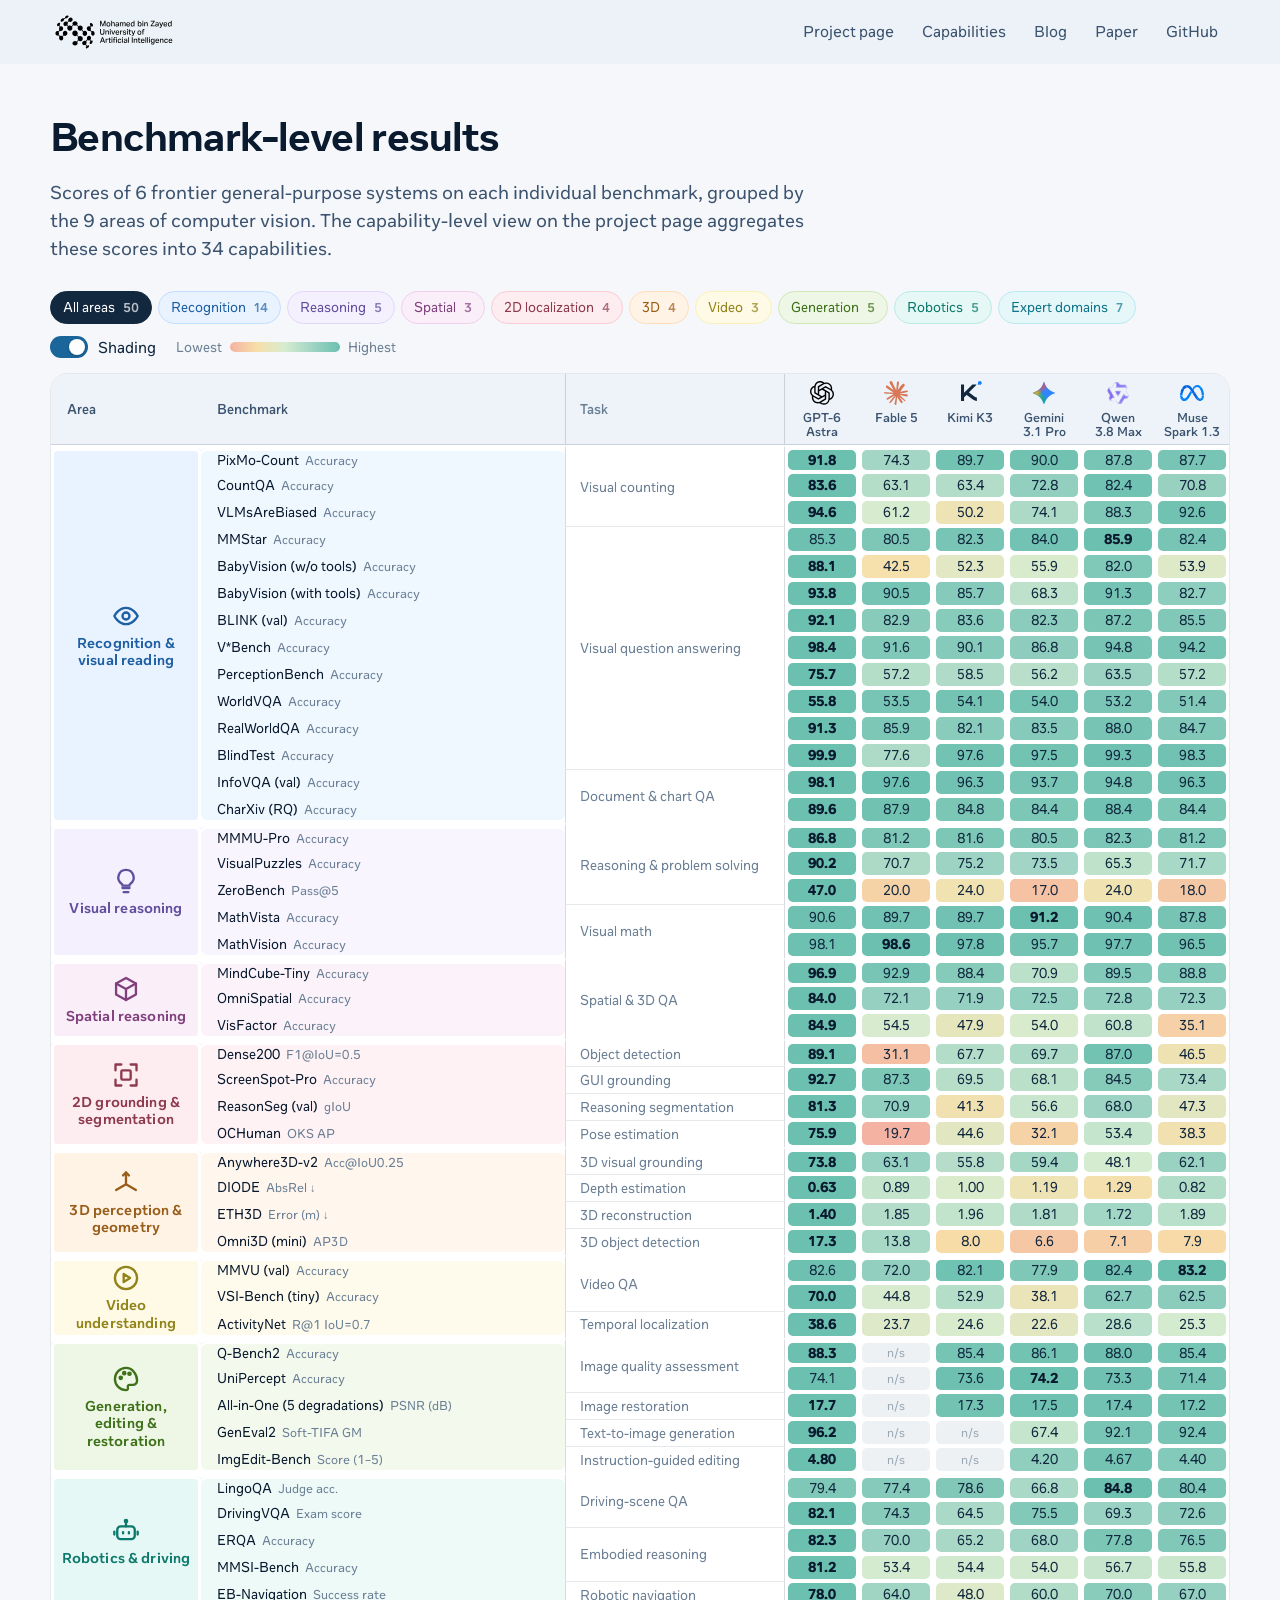
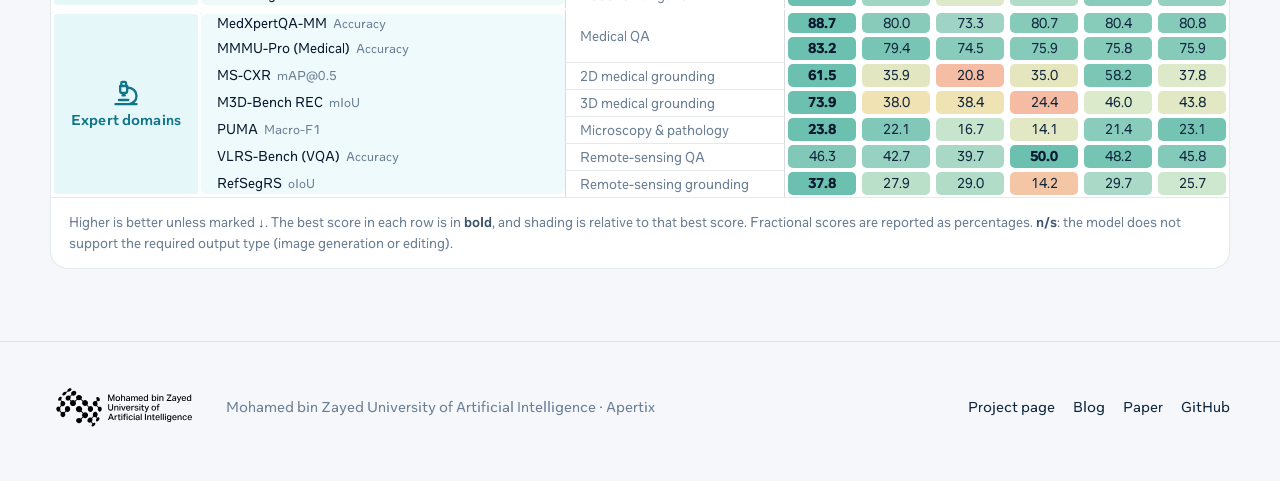
<file: benchmarks/index.html>
<!doctype html>
<html lang="en">
<head>
  <meta charset="utf-8">
  <meta name="viewport" content="width=device-width, initial-scale=1">
  <meta name="theme-color" content="#f5f7fa">
  <meta name="description" content="Benchmark-level scores of six frontier systems across 50 computer vision benchmarks.">
  <title>Hard Vision, Easy Vision · Benchmarks</title>
  <link rel="preload" href="../assets/fonts/optimistic-variable.ttf" as="font" type="font/ttf" crossorigin>
  <link rel="stylesheet" href="../css/style.css">
  <style>
    .bench-page { padding-top: 120px; }
    .results th.task:not(.grp):not(.cap), .results td.task:not(.grp):not(.cap) { text-align: left; white-space: normal; width: 220px; min-width: 200px; max-width: 240px; padding-left: 14px; font-size: 12.5px; color: var(--muted); border-left: 1px solid var(--line-2); border-right: 1px solid var(--line-2); }
    .results thead th.task { background: #edf3f8; color: inherit; font-size: 13px; }
    .results td.task { background: #fff; line-height: 1.25; }
    .results tbody tr:not(.grp-start) td.task { border-top: 1px solid var(--line); }
    .results td.cap { min-width: 230px; }
    @media (max-width: 760px) { .bench-page { padding-top: 96px; } .results th.task, .results td.task { display: none; } }
  </style>
  <script defer src="../js/data.js"></script>
  <script defer src="../js/benchmarks.js"></script>
</head>
<body>
  <header class="site-header" data-header>
    <div class="nav-wrap">
      <a class="brand" href="../" aria-label="Back to the project page">
        <img src="../assets/brand/mbzuai.svg" alt="MBZUAI">
      </a>
      <nav class="site-nav" aria-label="Links">
        <a href="../">Project page</a>
        <a href="../#results">Capabilities</a>
        <a href="../blog/">Blog</a>
        <a href="https://arxiv.org/abs/2609.35718" target="_blank" rel="noopener">Paper</a>
        <a href="https://github.com/mbzuai-oryx/frontier-vision" target="_blank" rel="noopener">GitHub</a>
      </nav>
    </div>
  </header>

  <main id="top">
    <section class="section bench-page" id="benchmarks">
      <div class="shell">
        <div class="section-head reveal">
          <h2 class="one-line">Benchmark-level results</h2>
          <p class="lede">
            Scores of 6 frontier general-purpose systems on each individual benchmark, grouped by the 9 areas of computer&nbsp;vision.
            The capability-level view on the <a href="../#results">project page</a> aggregates these scores into 34 capabilities.
          </p>
        </div>

        <div class="table-toolbar reveal">
          <div class="chips" data-area-filter></div>
          <div class="toolbar-right">
            <label class="switch">
              <input type="checkbox" data-heat-toggle checked>
              <span class="switch-track"><span class="switch-thumb"></span></span>
              Shading
            </label>
            <div class="scale-legend" aria-hidden="true"><span>Lowest</span><i></i><span>Highest</span></div>
          </div>
        </div>

        <div class="table-card reveal">
          <div class="table-scroll">
            <table class="results" data-bench></table>
          </div>
          <p class="table-notes">
            Higher is better unless marked <b>↓</b>. The best score in each row is in <b>bold</b>, and shading is relative to that best score.
            Fractional scores are reported as percentages. <b>n/s</b>: the model does not support the required output type (image generation or editing).
          </p>
        </div>
      </div>
    </section>
  </main>

  <footer class="footer">
    <div class="shell footer-inner">
      <img src="../assets/brand/mbzuai.svg" alt="MBZUAI">
      <p>Mohamed bin Zayed University of Artificial Intelligence · Apertix</p>
      <nav><a href="../">Project page</a><a href="../blog/">Blog</a><a href="https://arxiv.org/abs/2609.35718" target="_blank" rel="noopener">Paper</a><a href="https://github.com/mbzuai-oryx/frontier-vision" target="_blank" rel="noopener">GitHub</a></nav>
    </div>
  </footer>
  <script data-goatcounter="https://hanoona.goatcounter.com/count"
          async src="//gc.zgo.at/count.js"></script>
</body>
</html>
</file>
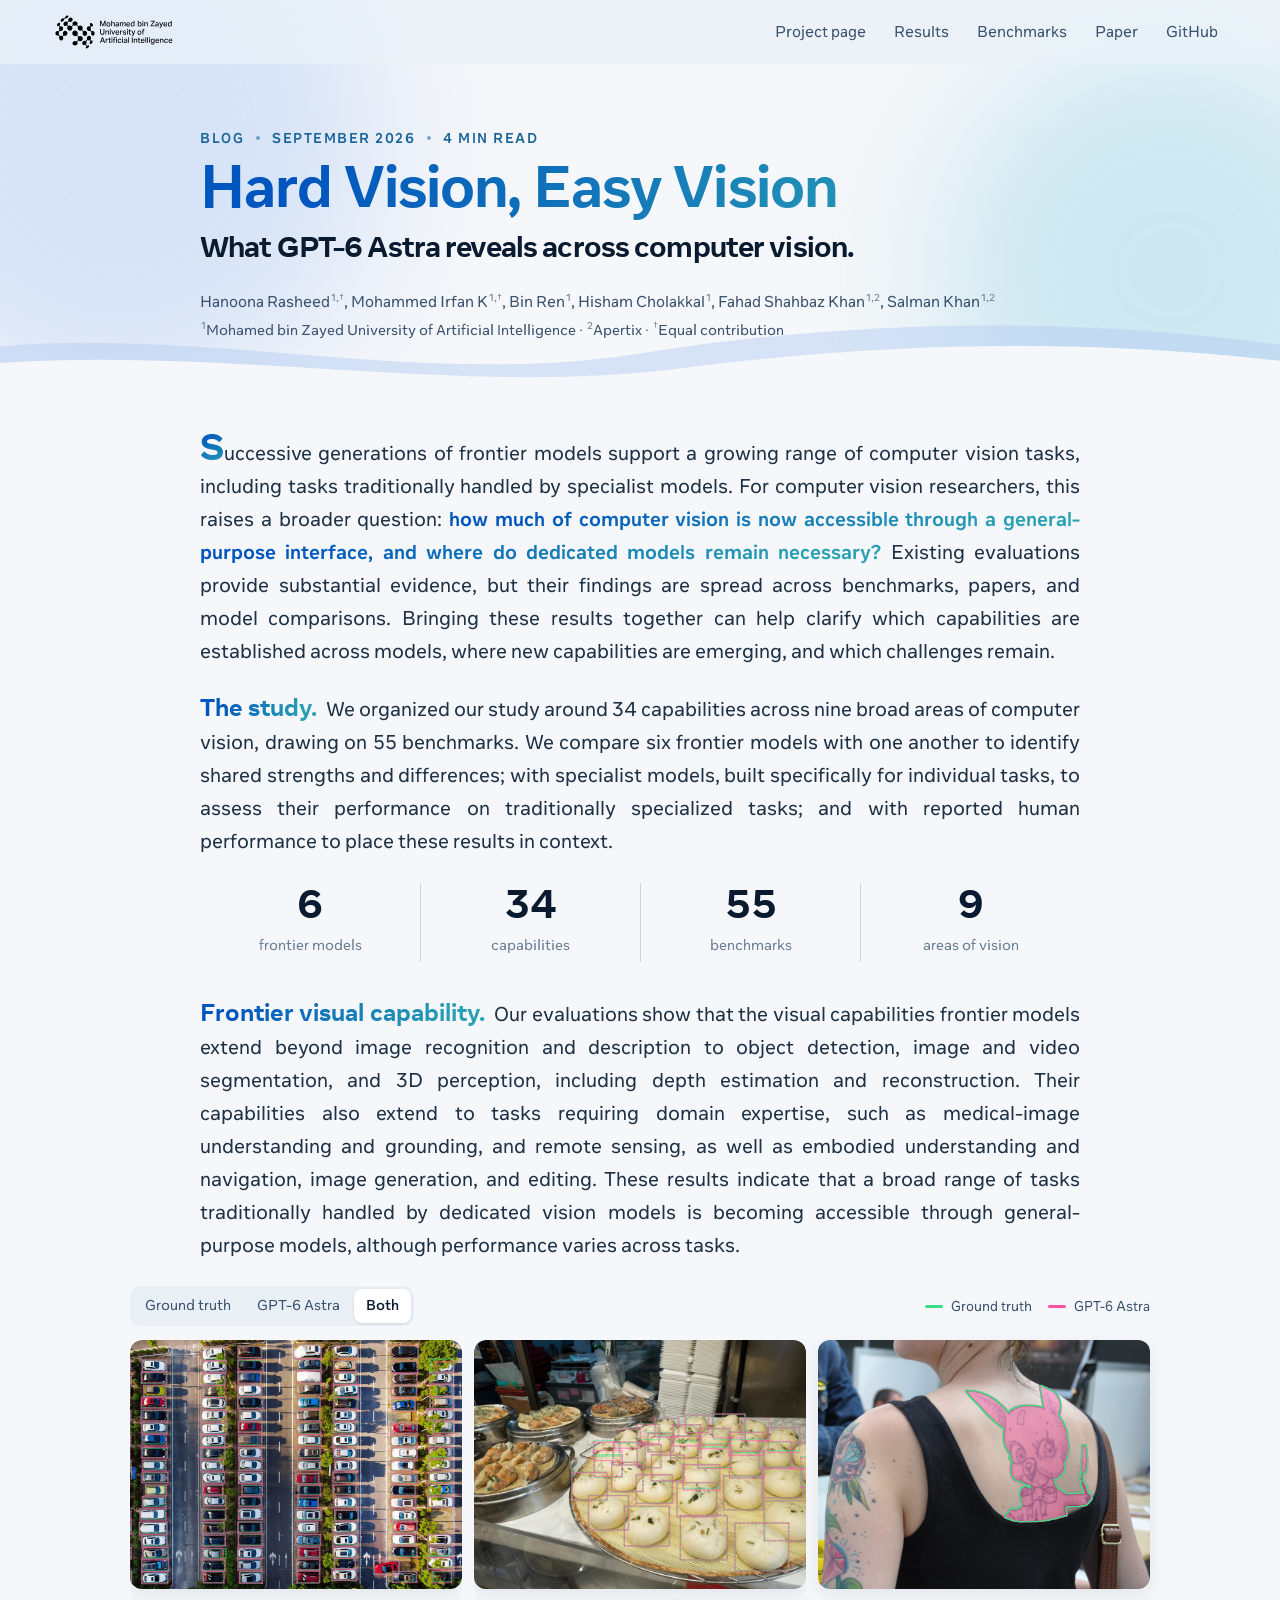
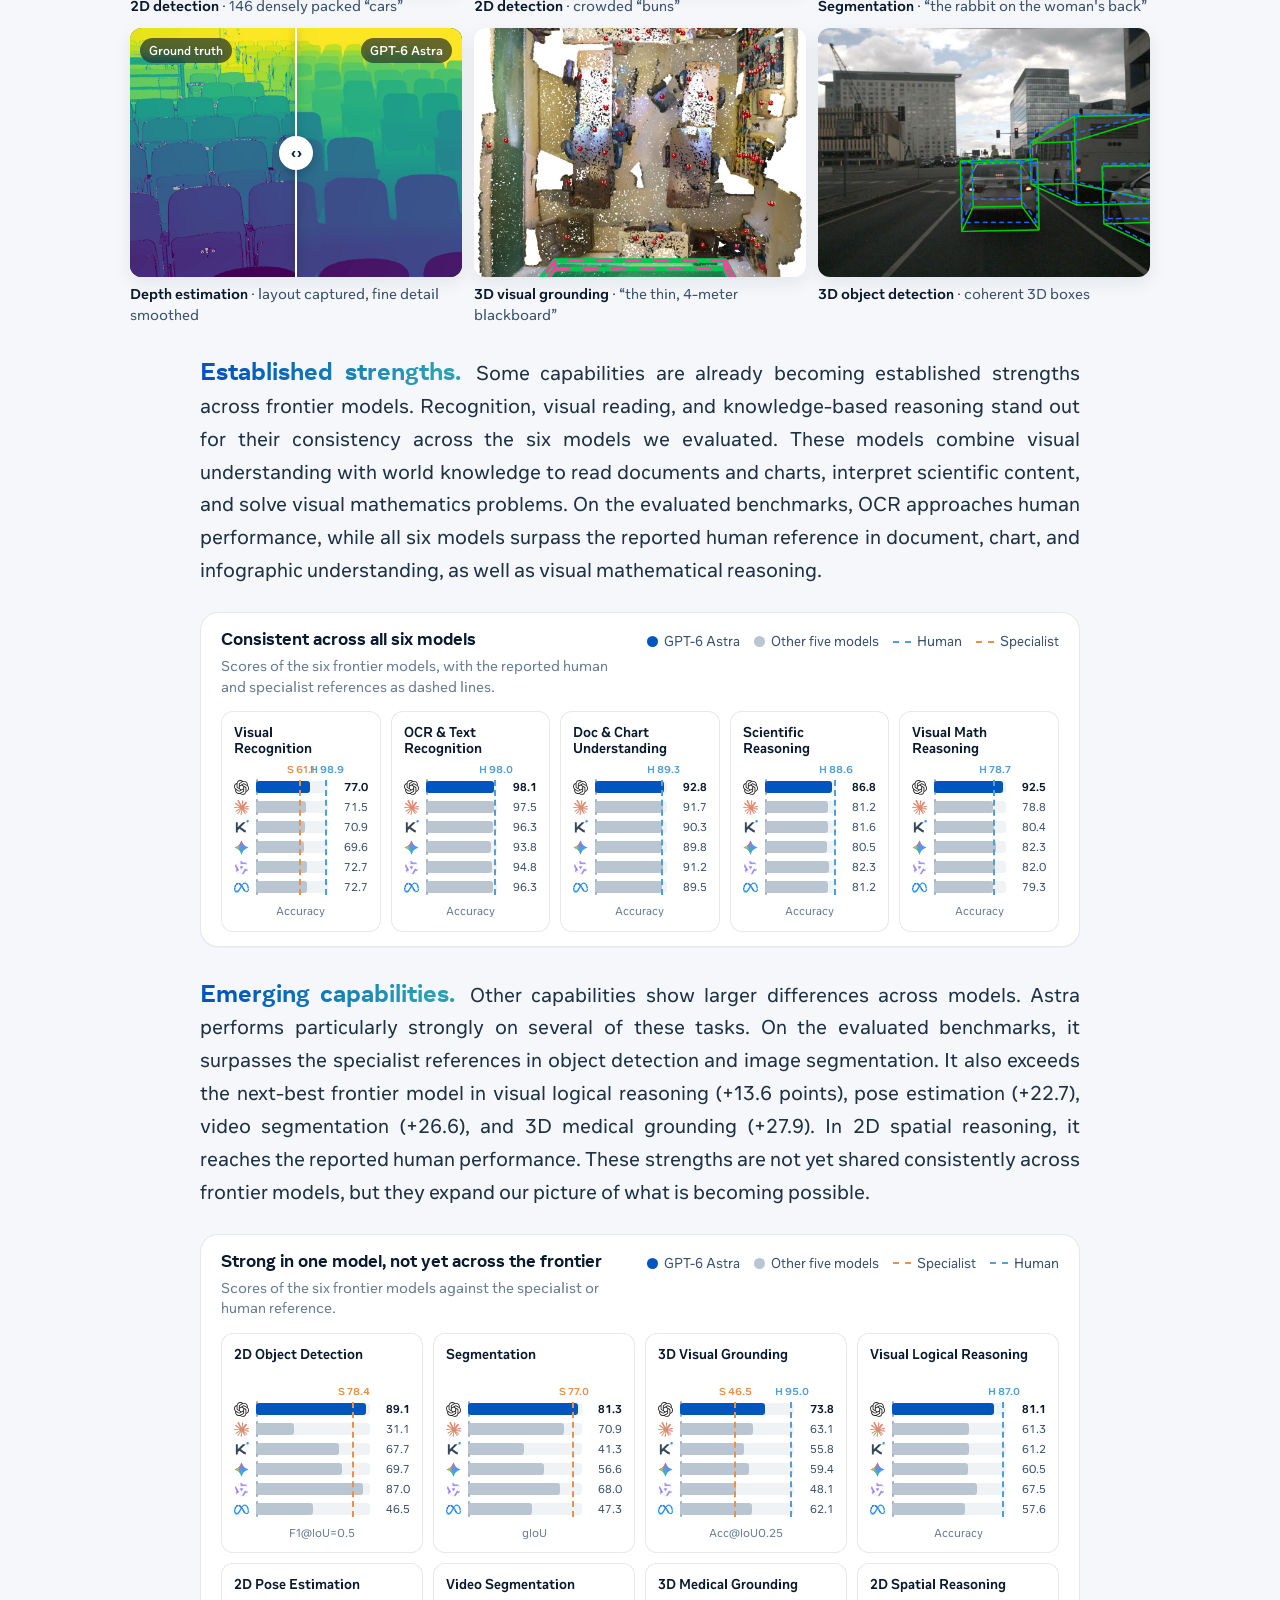
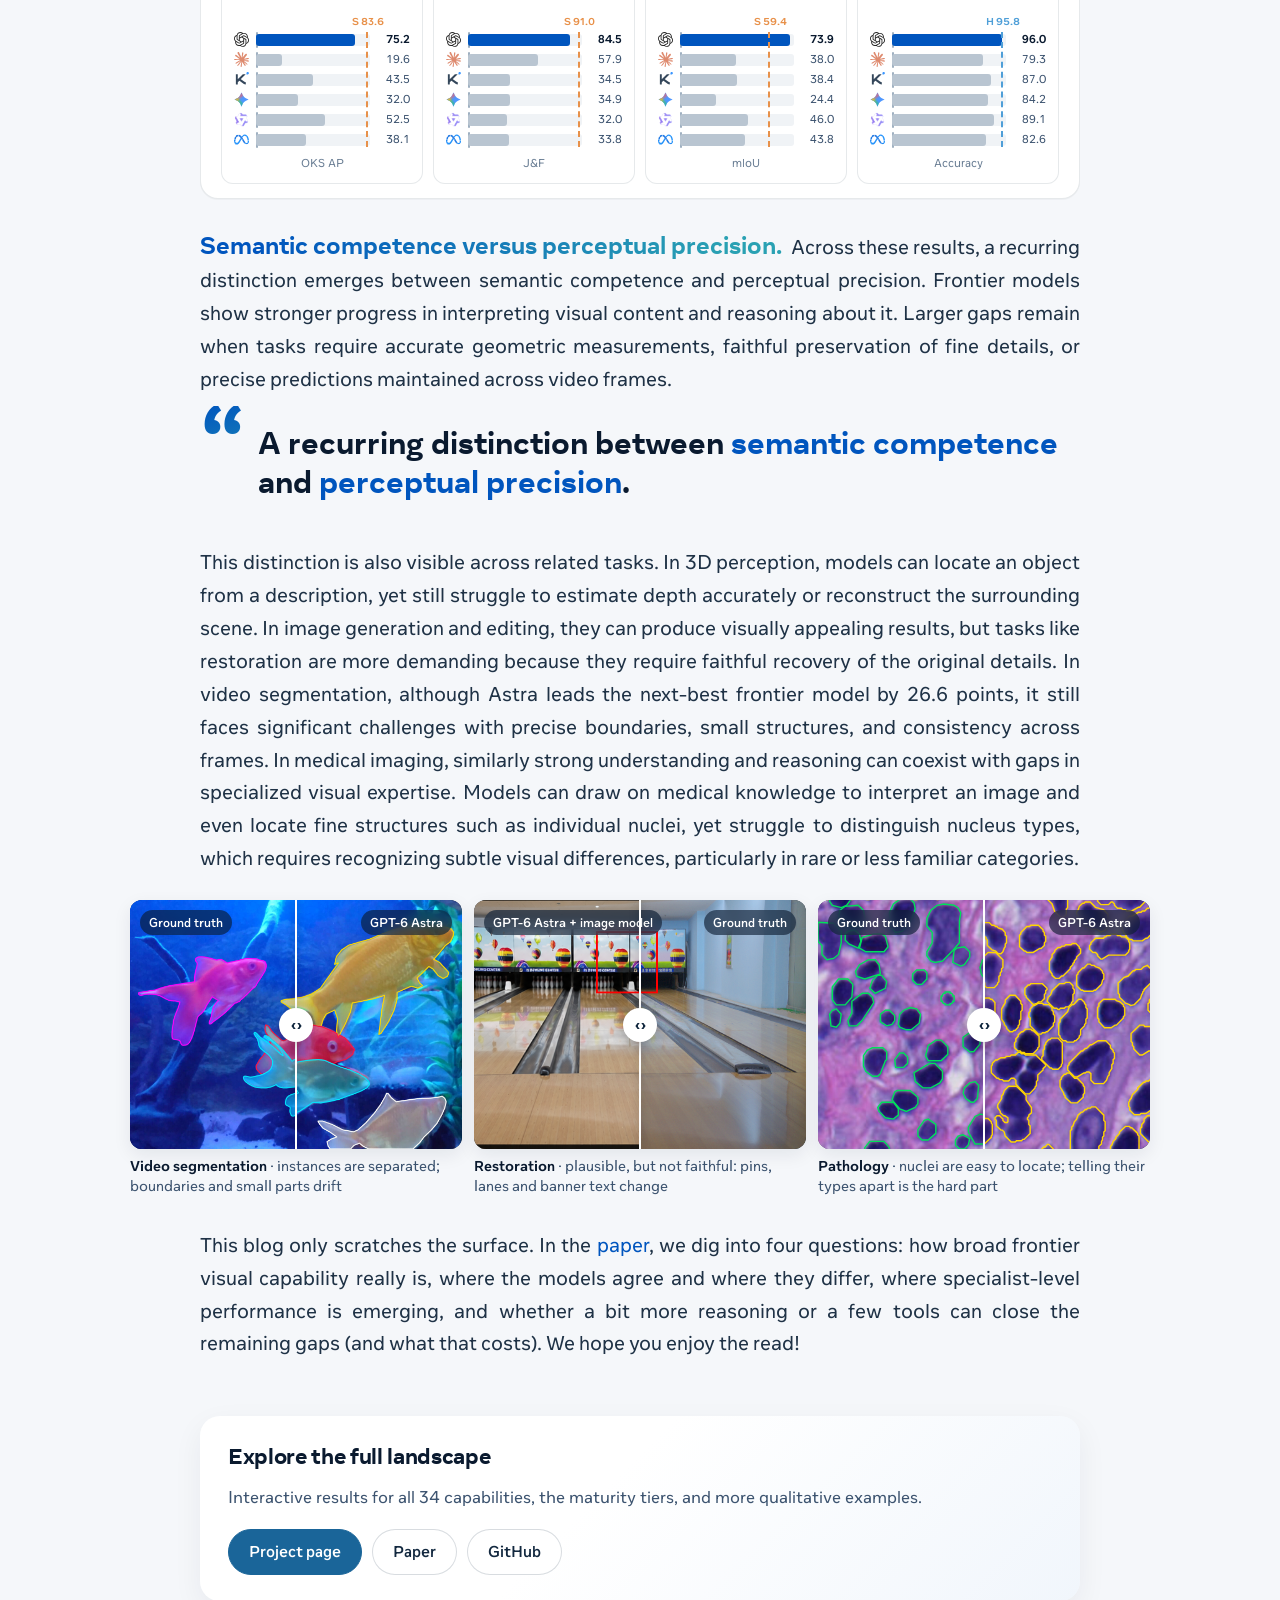
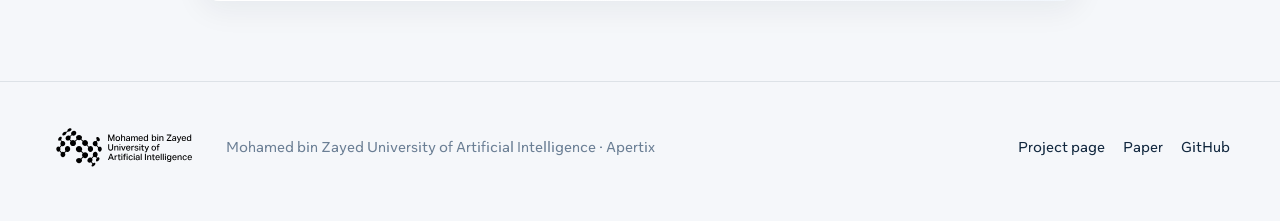
<file: blog/index.html>
<!doctype html>
<html lang="en">
<head>
  <meta charset="utf-8">
  <meta name="viewport" content="width=device-width, initial-scale=1">
  <meta name="theme-color" content="#f5f7fa">
  <meta name="description" content="How much of computer vision is now accessible through a general-purpose interface, and where do dedicated models remain necessary?">
  <title>Hard Vision, Easy Vision · Blog</title>
  <link rel="preload" href="../assets/fonts/optimistic-variable.ttf" as="font" type="font/ttf" crossorigin>
  <link rel="stylesheet" href="../css/style.css">
  <link rel="stylesheet" href="../css/blog.css">
  <script defer src="../js/data.js"></script>
  <script defer src="../js/boxes.js"></script>
  <script defer src="../js/blog.js"></script>
</head>
<body class="blog">
  <header class="site-header" data-header>
    <div class="nav-wrap">
      <a class="brand" href="../" aria-label="Back to the project page">
        <img src="../assets/brand/mbzuai.svg" alt="MBZUAI">
      </a>
      <nav class="site-nav" aria-label="Links">
        <a href="../">Project page</a>
        <a href="../#results">Results</a>
        <a href="../benchmarks/">Benchmarks</a>
        <a href="https://arxiv.org/abs/2609.35718" target="_blank" rel="noopener">Paper</a>
        <a href="https://github.com/mbzuai-oryx/frontier-vision" target="_blank" rel="noopener">GitHub</a>
      </nav>
    </div>
  </header>

  <main id="top">
    <header class="post-hero">
      <div class="hero-bg" aria-hidden="true">
        <span class="blob b1"></span><span class="blob b2"></span>
        <svg class="waves" viewBox="0 0 1440 160" preserveAspectRatio="none">
          <path class="w1" d="M0 90 C 240 40 480 140 720 90 S 1200 40 1440 90 V160 H0Z"/>
          <path class="w2" d="M0 110 C 260 70 520 150 760 110 S 1220 70 1440 110 V160 H0Z"/>
        </svg>
      </div>
      <div class="post-shell">
        <p class="eyebrow-row reveal"><span>Blog</span><span class="sep"></span><span>September 2026</span><span class="sep"></span><span>4 min read</span></p>
        <h1 class="post-title reveal">
          <span class="grad title-lead">Hard Vision, Easy Vision</span>
          <span class="post-sub">What GPT-6 Astra reveals across computer vision.</span>
        </h1>
        <p class="post-meta reveal">
          <span class="authors-line"><span class="nm">Hanoona Rasheed<sup>1,†</sup></span>, <span class="nm">Mohammed Irfan K<sup>1,†</sup></span>, <span class="nm">Bin Ren<sup>1</sup></span>, <span class="nm">Hisham Cholakkal<sup>1</sup></span>, <span class="nm">Fahad Shahbaz Khan<sup>1,2</sup></span>, <span class="nm">Salman Khan<sup>1,2</sup></span></span>
          <span class="affil-line"><span class="nm"><sup>1</sup>Mohamed bin Zayed University of Artificial Intelligence</span><span class="sep"> · </span><span class="nm"><sup>2</sup>Apertix</span><span class="sep"> · </span><span class="nm"><sup>†</sup>Equal contribution</span></span>
        </p>
      </div>
    </header>

    <article class="post">
      <div class="post-shell">
        <p class="lead-p">Successive generations of frontier models support a growing range of computer vision tasks, including tasks traditionally handled by specialist models. For computer vision researchers, this raises a broader question: <strong class="grad key-q">how much of computer vision is now accessible through a general-purpose interface, and where do dedicated models remain necessary?</strong> Existing evaluations provide substantial evidence, but their findings are spread across benchmarks, papers, and model comparisons. Bringing these results together can help clarify which capabilities are established across models, where new capabilities are emerging, and which challenges remain.</p>

        <p><strong class="grad run-in">The study.</strong> We organized our study around 34 capabilities across nine broad areas of computer vision, drawing on 55 benchmarks. We compare six frontier models with one another to identify shared strengths and differences; with specialist models, built specifically for individual tasks, to assess their performance on traditionally specialized tasks; and with reported human performance to place these results in context.</p>

        <dl class="post-stats reveal">
          <div><dt>6</dt><dd>frontier models</dd></div>
          <div><dt>34</dt><dd>capabilities</dd></div>
          <div><dt>55</dt><dd>benchmarks</dd></div>
          <div><dt>9</dt><dd>areas of vision</dd></div>
        </dl>

        <p><strong class="grad run-in">Frontier visual capability.</strong> Our evaluations show that the visual capabilities frontier models extend beyond image recognition and description to object detection, image and video segmentation, and 3D perception, including depth estimation and reconstruction. Their capabilities also extend to tasks requiring domain expertise, such as medical-image understanding and grounding, and remote sensing, as well as embodied understanding and navigation, image generation, and editing. These results indicate that a broad range of tasks traditionally handled by dedicated vision models is becoming accessible through general-purpose models, although performance varies across tasks.</p>
      </div>

      <div class="post-shell fig-wide">
        <figure class="fig fig-plain reveal" data-fig="boxes">
          <div class="fig-head">
            <div class="fig-controls">
              <div class="seg" data-box-mode>
                <button type="button" data-mode="gt">Ground truth</button>
                <button type="button" data-mode="pred">GPT-6 Astra</button>
                <button type="button" data-mode="both" aria-pressed="true">Both</button>
              </div>
              <div class="key"><span class="sw sw-gt"></span>Ground truth <span class="sw sw-pred"></span>GPT-6 Astra</div>
            </div>
          </div>
          <div class="grid3" data-mode-show="both">
            <figure class="boxfig" data-boxes="det_parking">
              <img src="../assets/gallery/det_parking.jpg" alt="Aerial view of a parking lot with detection boxes on every car">
              <figcaption><b>2D detection</b> · 146 densely packed “cars”</figcaption>
            </figure>
            <figure class="boxfig" data-boxes="det_buns">
              <img src="../assets/gallery/det_buns.jpg" alt="Tray of steamed buns with detection boxes">
              <figcaption><b>2D detection</b> · crowded “buns”</figcaption>
            </figure>
            <figure class="maskfig">
              <div class="mask-stack">
                <img src="../assets/gallery/seg_rabbit.jpg" alt="Rabbit tattoo on a woman's back">
                <img class="mask gt" src="../assets/gallery/seg_rabbit_gt.png" alt="">
                <img class="mask pred" src="../assets/gallery/seg_rabbit_pred.png" alt="">
                <img class="mask gt-edge" src="../assets/gallery/seg_rabbit_gt_edge.png" alt="">
              </div>
              <figcaption><b>Segmentation</b> · “the rabbit on the woman's back”</figcaption>
            </figure>
          </div>
          <div class="grid3 grid3-row2">
            <figure>
              <div class="compare d43" data-compare>
                <img src="../assets/gallery/depth_pred.jpg" alt="Predicted depth map">
                <div class="c-top"><img src="../assets/gallery/depth_gt.jpg" alt="Ground-truth depth map"></div>
                <span class="c-tag l">Ground truth</span><span class="c-tag r">GPT-6 Astra</span>
                <input class="c-range" type="range" min="0" max="100" value="50" aria-label="Compare ground-truth and predicted depth">
                <span class="c-handle" aria-hidden="true"></span>
              </div>
              <figcaption><b>Depth estimation</b> · layout captured, fine detail smoothed</figcaption>
            </figure>
            <figure><img class="d43" src="../assets/gallery/ground3d.jpg" alt="3D visual grounding of a blackboard in a point cloud"><figcaption><b>3D visual grounding</b> · “the thin, 4-meter blackboard”</figcaption></figure>
            <figure><img class="d43" src="../assets/gallery/det3d.jpg" alt="3D bounding boxes on a street scene"><figcaption><b>3D object detection</b> · coherent 3D boxes</figcaption></figure>
          </div>
        </figure>
      </div>

      <div class="post-shell">
        <p><strong class="grad run-in">Established strengths.</strong> Some capabilities are already becoming established strengths across frontier models. Recognition, visual reading, and knowledge-based reasoning stand out for their consistency across the six models we evaluated. These models combine visual understanding with world knowledge to read documents and charts, interpret scientific content, and solve visual mathematics problems. On the evaluated benchmarks, OCR approaches human performance, while all six models surpass the reported human reference in document, chart, and infographic understanding, as well as visual mathematical reasoning.</p>

        <figure class="fig reveal" data-fig="established">
          <div class="fig-head">
            <div>
              <div class="fig-title">Consistent across all six models</div>
              <div class="fig-sub">Scores of the six frontier models, with the reported human and specialist references as dashed lines.</div>
            </div>
            <div class="legend"><span><i style="background:#0055be"></i>GPT-6 Astra</span><span><i style="background:#b9c5d1"></i>Other five models</span><span><i class="dash" style="--c:var(--ref-H)"></i>Human</span><span><i class="dash" style="--c:var(--ref-S)"></i>Specialist</span></div>
          </div>
          <div class="bpanels cols-5" data-bars="established"></div>
        </figure>

        <p><strong class="grad run-in">Emerging capabilities.</strong> Other capabilities show larger differences across models. Astra performs particularly strongly on several of these tasks. On the evaluated benchmarks, it surpasses the specialist references in object detection and image segmentation. It also exceeds the next-best frontier model in visual logical reasoning (+13.6 points), pose estimation (+22.7), video segmentation (+26.6), and 3D medical grounding (+27.9). In 2D spatial reasoning, it reaches the reported human performance. These strengths are not yet shared consistently across frontier models, but they expand our picture of what is becoming possible.</p>

        <figure class="fig reveal" data-fig="emerging">
          <div class="fig-head">
            <div>
              <div class="fig-title">Strong in one model, not yet across the frontier</div>
              <div class="fig-sub">Scores of the six frontier models against the specialist or human reference.</div>
            </div>
            <div class="legend"><span><i style="background:#0055be"></i>GPT-6 Astra</span><span><i style="background:#b9c5d1"></i>Other five models</span><span><i class="dash" style="--c:var(--ref-S)"></i>Specialist</span><span><i class="dash" style="--c:var(--ref-H)"></i>Human</span></div>
          </div>
          <div class="bpanels cols-4" data-bars="emerging"></div>
        </figure>

        <p><strong class="grad run-in">Semantic competence versus perceptual precision.</strong> Across these results, a recurring distinction emerges between semantic competence and perceptual precision. Frontier models show stronger progress in interpreting visual content and reasoning about it. Larger gaps remain when tasks require accurate geometric measurements, faithful preservation of fine details, or precise predictions maintained across video frames.</p>

        <blockquote class="pull reveal">A recurring distinction between <em>semantic competence</em> and <em>perceptual precision</em>.</blockquote>

        <p>This distinction is also visible across related tasks. In 3D perception, models can locate an object from a description, yet still struggle to estimate depth accurately or reconstruct the surrounding scene. In image generation and editing, they can produce visually appealing results, but tasks like restoration are more demanding because they require faithful recovery of the original details. In video segmentation, although Astra leads the next-best frontier model by 26.6 points, it still faces significant challenges with precise boundaries, small structures, and consistency across frames. In medical imaging, similarly strong understanding and reasoning can coexist with gaps in specialized visual expertise. Models can draw on medical knowledge to interpret an image and even locate fine structures such as individual nuclei, yet struggle to distinguish nucleus types, which requires recognizing subtle visual differences, particularly in rare or less familiar categories.</p>
      </div>

      <div class="post-shell fig-wide">
        <figure class="fig fig-plain reveal" data-fig="contrasts">
          <div class="grid3">
            <figure>
              <div class="compare d43" data-compare>
                <img src="../assets/gallery/vos_gold-fish_pred.jpg" alt="Predicted video segmentation">
                <div class="c-top"><img src="../assets/gallery/vos_gold-fish_gt.jpg" alt="Ground-truth video segmentation"></div>
                <span class="c-tag l">Ground truth</span><span class="c-tag r">GPT-6 Astra</span>
                <input class="c-range" type="range" min="0" max="100" value="50" aria-label="Compare video segmentation">
                <span class="c-handle" aria-hidden="true"></span>
              </div>
              <figcaption><b>Video segmentation</b> · instances are separated; boundaries and small parts drift</figcaption>
            </figure>
            <figure>
              <div class="compare d43" data-compare>
                <img src="../assets/gallery/rest_enhance_gt.png" alt="Ground-truth image">
                <div class="c-top"><img src="../assets/gallery/rest_enhance_astra_sunburst.png" alt="Restored image"></div>
                <span class="c-tag l">GPT-6 Astra + image model</span><span class="c-tag r">Ground truth</span>
                <input class="c-range" type="range" min="0" max="100" value="50" aria-label="Compare restoration and ground truth">
                <span class="c-handle" aria-hidden="true"></span>
              </div>
              <figcaption><b>Restoration</b> · plausible, but not faithful: pins, lanes and banner text change</figcaption>
            </figure>
            <figure>
              <div class="compare d43" data-compare data-puma="zoom">
                <img src="../assets/gallery/puma_zoom.jpg" alt="Zoomed pathology crop with GPT-6 Astra nucleus boundaries">
                <div class="c-top"><img src="../assets/gallery/puma_zoom.jpg" alt="Zoomed pathology crop with ground-truth nucleus boundaries"></div>
                <span class="c-tag l">Ground truth</span><span class="c-tag r">GPT-6 Astra</span>
                <input class="c-range" type="range" min="0" max="100" value="50" aria-label="Compare ground-truth and predicted nucleus boundaries">
                <span class="c-handle" aria-hidden="true"></span>
              </div>
              <figcaption><b>Pathology</b> · nuclei are easy to locate; telling their types apart is the hard part</figcaption>
            </figure>
          </div>
        </figure>
      </div>

      <div class="post-shell">
        <p>This blog only scratches the surface. In the <a href="https://arxiv.org/abs/2609.35718" target="_blank" rel="noopener">paper</a>, we dig into four questions: how broad frontier visual capability really is, where the models agree and where they differ, where specialist-level performance is emerging, and whether a bit more reasoning or a few tools can close the remaining gaps (and what that costs). We hope you enjoy the read!</p>

        <aside class="post-cta reveal">
          <div>
            <h2>Explore the full landscape</h2>
            <p>Interactive results for all 34 capabilities, the maturity tiers, and more qualitative examples.</p>
          </div>
          <div class="post-cta-links">
            <a class="btn btn-primary" href="../">Project page</a>
            <a class="btn" href="https://arxiv.org/abs/2609.35718" target="_blank" rel="noopener">Paper</a>
            <a class="btn" href="https://github.com/mbzuai-oryx/frontier-vision" target="_blank" rel="noopener">GitHub</a>
          </div>
        </aside>
      </div>
    </article>
  </main>

  <footer class="footer">
    <div class="shell footer-inner">
      <img src="../assets/brand/mbzuai.svg" alt="MBZUAI">
      <p>Mohamed bin Zayed University of Artificial Intelligence · Apertix</p>
      <nav><a href="../">Project page</a><a href="https://arxiv.org/abs/2609.35718" target="_blank" rel="noopener">Paper</a><a href="https://github.com/mbzuai-oryx/frontier-vision" target="_blank" rel="noopener">GitHub</a></nav>
    </div>
  </footer>
  <div class="tip" data-tip role="tooltip" hidden></div>
  <script data-goatcounter="https://hanoona.goatcounter.com/count"
          async src="//gc.zgo.at/count.js"></script>
</body>
</html>
</file>
<file: css/style.css>
@font-face {
  font-family: "Optimistic Web";
  src: url("../assets/fonts/optimistic-variable.ttf") format("truetype");
  font-weight: 300 800;
  font-display: swap;
}
@font-face {
  font-family: "Optimistic Display";
  src: url("../assets/fonts/optimistic-display-bold.ttf") format("truetype");
  font-weight: 700;
  font-display: swap;
}

:root {
  --abyss: #0a1a2f;
  --ink: #12283f;
  --ink-2: #3d5470;
  --muted: #6b7f95;
  --tide: #1a6599;
  --tide-strong: #134f78;
  --lagoon: #2aa1b3;
  --rq-blue: #0055be; /* rqblue from the paper's research-question boxes */
  --foam: #edf1f6;
  --paper: #f5f7fa;
  --white: #fff;
  --line: rgba(18, 40, 63, 0.1);
  --line-2: rgba(18, 40, 63, 0.16);

  --t-exceeds: #127c8a;
  --t-at: #58b9a6;
  --t-near: #e2a94f;
  --t-gap: #e0705f;
  --ref-S: #e8914a;
  --ref-H: #4f9fd8;

  --g1: #1f6fa3; --g2: #5566d6; --g3: #2b8cc4; --g4: #0f8b8d; --g5: #2a9d8f;
  --g6: #3aa6c8; --g7: #7b72d9; --g8: #25507a; --g9: #36a9a2;

  --radius: 14px;
  --max: 1180px;
  --ease: cubic-bezier(0.22, 1, 0.36, 1);
  --sans: "Optimistic Web", "Helvetica Neue", Arial, sans-serif;
  --display: "Optimistic Display", "Optimistic Web", "Helvetica Neue", Arial, sans-serif;
}

*, *::before, *::after { box-sizing: border-box; }
html { scroll-behavior: smooth; scroll-padding-top: 84px; }
body {
  margin: 0;
  background: var(--paper);
  color: var(--ink);
  font-family: var(--sans);
  font-size: 16px;
  line-height: 1.6;
  -webkit-font-smoothing: antialiased;
  text-rendering: optimizeLegibility;
}
img { max-width: 100%; display: block; }
a { color: inherit; text-decoration: none; }
h1, h2, h3 { font-family: var(--display); font-weight: 700; letter-spacing: -0.015em; margin: 0; }
.shell { width: min(calc(100% - 48px), var(--max)); margin: 0 auto; }
.muted { color: var(--muted); }

/* Side navigation (fixed on the right; a bottom bar on narrower screens) ------ */
/* Header ------------------------------------------------------------------ */
.site-header {
  position: fixed; inset: 0 0 auto; z-index: 50; height: 64px;
  background: rgba(233, 241, 246, 0.78);
  backdrop-filter: blur(14px) saturate(140%);
  border-bottom: 1px solid transparent;
  transition: border-color .3s, background .3s, box-shadow .3s;
}
.site-header.is-scrolled {
  background: rgba(255, 255, 255, 0.9);
  border-color: var(--line);
  box-shadow: 0 6px 24px rgba(10, 26, 47, 0.04);
}
.nav-wrap {
  width: min(calc(100% - 48px), var(--max)); height: 100%; margin: 0 auto;
  display: flex; align-items: center; gap: 28px;
}
.brand { display: flex; align-items: center; }
.brand img { height: 44px; width: auto; }
.site-nav { display: flex; gap: 4px; margin-left: auto; }
.site-nav a {
  padding: 6px 12px; border-radius: 999px; font-size: 14.5px; color: var(--ink-2);
  transition: color .2s, background .2s;
}
.site-nav a:hover, .site-nav a.is-active { color: var(--rq-blue); background: #e8f1fc; }
.nav-cta {
  padding: 7px 16px; border-radius: 999px; font-size: 14.5px; font-weight: 600;
  background: var(--ink); color: #fff; transition: background .2s;
}
.nav-cta:hover { background: var(--rq-blue); }
@media (max-width: 1020px) {
  /* Portrait: keep the section links, as a swipeable strip beside the logo */
  .nav-wrap { gap: 12px; }
  .site-nav {
    display: flex; overflow-x: auto; scrollbar-width: none; min-width: 0;
    -webkit-mask-image: linear-gradient(90deg, transparent, #000 14px, #000 calc(100% - 18px), transparent);
    mask-image: linear-gradient(90deg, transparent, #000 14px, #000 calc(100% - 18px), transparent);
  }
  .site-nav::-webkit-scrollbar { display: none; }
  .site-nav a { flex: none; white-space: nowrap; font-size: 13.5px; padding: 6px 10px; }
  .nav-cta { margin-left: auto; }
}

/* Side dots: one dot per section; the current one stretches and shows its name */
.side-nav {
  position: fixed; z-index: 45; top: 50%; right: 18px; transform: translateY(-50%);
  display: flex; flex-direction: column; align-items: flex-end; gap: 4px;
}
.side-nav a { position: relative; display: flex; align-items: center; padding: 5px; }
.side-nav a::after {
  content: ""; width: 8px; height: 8px; border-radius: 99px;
  background: color-mix(in srgb, var(--ink) 24%, transparent);
  transition: height .35s var(--ease), background .25s;
}
.side-nav a:hover::after { background: color-mix(in srgb, var(--rq-blue) 55%, transparent); }
.side-nav a.is-active::after { height: 28px; background: var(--rq-blue); }
.side-nav .label {
  position: absolute; right: 22px; white-space: nowrap; pointer-events: none;
  padding: 3px 10px; border-radius: 999px; font-size: 12.5px; font-weight: 600; color: var(--rq-blue);
  background: rgba(255, 255, 255, .94); box-shadow: 0 4px 14px rgba(10, 26, 47, .1);
  opacity: 0; transform: translateX(6px); transition: opacity .25s, transform .3s var(--ease);
}
.side-nav a.is-active .label, .side-nav a:hover .label, .side-nav a:focus-visible .label { opacity: 1; transform: none; }
.side-nav a:focus-visible { outline: none; }
.side-nav a:focus-visible::after { outline: 2px solid color-mix(in srgb, var(--rq-blue) 40%, transparent); outline-offset: 2px; }
@media (max-width: 640px) { .side-nav { display: none; } }

/* Hero -------------------------------------------------------------------- */
.hero { position: relative; overflow: hidden; padding: 128px 0 88px; text-align: center; }
.hero-bg { position: absolute; inset: 0; pointer-events: none; }
.blob {
  position: absolute; border-radius: 50%; filter: blur(70px); opacity: .5;
  animation: drift 22s ease-in-out infinite alternate;
}
.b1 { width: 520px; height: 520px; left: -140px; top: -120px; background: #b8cff3; }
.b2 { width: 460px; height: 460px; right: -120px; top: 40px; background: #a6d8e8; animation-delay: -8s; }
@keyframes drift {
  0% { transform: translate(0, 0) scale(1); }
  50% { transform: translate(40px, 30px) scale(1.08); }
  100% { transform: translate(-30px, 10px) scale(.96); }
}
.waves { position: absolute; left: -60px; bottom: -1px; width: calc(100% + 120px); height: 120px; }
.waves path { fill: var(--paper); }
.waves .w1 { fill: rgba(184, 207, 243, 0.5); animation: sway 3.5s ease-in-out infinite alternate; }
.waves .w2 { animation: sway 4.5s ease-in-out infinite alternate-reverse; }
@keyframes sway { from { transform: translateX(-55px); } to { transform: translateX(55px); } }

.hero-inner { position: relative; }
.hero-logo { height: 54px; width: auto; margin: 0 auto 28px; opacity: .92; }
.title {
  font-size: clamp(34px, 5.2vw, 64px); line-height: 1.06; color: var(--abyss);
  max-width: 1000px; margin: 0 auto; text-wrap: balance;
}
.grad {
  white-space: nowrap;
  background: linear-gradient(100deg, var(--rq-blue) 10%, var(--lagoon) 90%);
  -webkit-background-clip: text; background-clip: text; color: transparent;
}
.title-lead { display: block; margin-bottom: .1em; }
.title-rest { display: block; font-size: .82em; line-height: 1.1; }
.authors { margin: 28px auto 0; font-size: clamp(14px, 1.25vw, 16.5px); }
.authors p { margin: 0; display: flex; flex-wrap: wrap; justify-content: center; gap: 4px 18px; }
.authors p + p { margin-top: 6px; }
.authors a { color: var(--tide-strong); border-bottom: 1px solid transparent; transition: border-color .2s; }
.authors a:hover { border-color: currentColor; }
.authors sup, .affils sup { font-size: .68em; color: var(--muted); margin-left: 1px; }
.affils {
  margin: 12px auto 0; color: var(--ink-2); font-size: 15px;
  display: flex; flex-wrap: wrap; justify-content: center; gap: 4px 22px;
}

.actions { margin-top: 32px; display: flex; flex-wrap: wrap; justify-content: center; gap: 10px; }
.btn {
  display: inline-flex; align-items: center; gap: 8px;
  padding: 10px 20px; border-radius: 999px; font-size: 15px; font-weight: 600;
  background: rgba(255, 255, 255, .85); border: 1px solid var(--line-2); color: var(--ink);
  transition: transform .25s var(--ease), box-shadow .25s, border-color .25s, background .25s;
}
.btn svg { width: 17px; height: 17px; fill: none; stroke: currentColor; stroke-width: 1.8; stroke-linecap: round; stroke-linejoin: round; }
.btn svg.solid { fill: currentColor; stroke: none; }
.btn:hover { transform: translateY(-2px); border-color: var(--tide); box-shadow: 0 8px 22px rgba(31, 111, 163, .14); }
.btn-primary { background: var(--tide); border-color: var(--tide); color: #fff; }
.btn-primary:hover { background: var(--tide-strong); }

.stats {
  margin: 52px auto 0; max-width: 760px; padding: 0;
  display: grid; grid-template-columns: repeat(4, 1fr);
}
.stats div { padding: 4px 12px; }
.stats div + div { border-left: 1px solid var(--line-2); }
.stats dt {
  font-family: var(--display); font-size: clamp(32px, 4vw, 46px); line-height: 1;
  color: var(--abyss); font-variant-numeric: tabular-nums;
}
.stats dd { margin: 8px 0 0; font-size: 14px; color: var(--muted); letter-spacing: .02em; }

.model-strip {
  list-style: none; margin: 40px auto 0; padding: 0;
  display: flex; flex-wrap: wrap; justify-content: center; gap: 8px 22px;
}
.model-strip li { display: flex; align-items: center; gap: 8px; font-size: 14px; color: var(--ink-2); }
.model-strip img { width: 18px; height: 18px; opacity: .8; }

/* Sections ---------------------------------------------------------------- */
.section { padding: 56px 0; }
.section-tint { background: linear-gradient(180deg, var(--paper), var(--foam) 18%, var(--foam) 82%, var(--paper)); }
.section-head { max-width: 760px; margin-bottom: 28px; }
.eyebrow {
  margin: 0 0 10px; font-size: 13px; font-weight: 700; letter-spacing: .12em;
  text-transform: uppercase; color: var(--tide);
}
.section-head h2 { font-size: clamp(28px, 3.4vw, 40px); line-height: 1.12; color: var(--abyss); }
.section-head .lede.two-line { width: max-content; max-width: calc(100vw - 48px); font-size: 16px; }
.section-head .lede.one-line { width: max-content; max-width: calc(100vw - 48px); }
/* One-line ledes are ~48x their font size wide, so on narrow windows the font shrinks instead of wrapping. */
@media (min-width: 641px) { .section-head .lede.one-line { white-space: nowrap; font-size: min(17.5px, calc((100vw - 64px) / 49)); } }
.section-head h2.one-line { width: max-content; max-width: calc(100vw - 48px); } /* extend past the 760px column so the title fits on one line */
.lede { margin: 14px 0 0; font-size: 17.5px; color: var(--ink-2); }

/* Mosaic ------------------------------------------------------------------ */
.mosaic-toolbar {
  display: flex; flex-wrap: wrap; align-items: center; justify-content: space-between;
  gap: 12px 24px; margin-bottom: 18px;
}
.switch { display: inline-flex; align-items: center; gap: 10px; font-size: 14.5px; cursor: pointer; user-select: none; }
.switch input { position: absolute; opacity: 0; pointer-events: none; }
.switch-track {
  width: 38px; height: 22px; border-radius: 999px; background: #d3dde7; position: relative;
  transition: background .25s;
}
.switch-thumb {
  position: absolute; top: 3px; left: 3px; width: 16px; height: 16px; border-radius: 50%;
  background: #fff; box-shadow: 0 1px 3px rgba(0,0,0,.2); transition: transform .3s var(--ease);
}
.switch input:checked + .switch-track { background: var(--tide); }
.switch input:checked + .switch-track .switch-thumb { transform: translateX(16px); }
.switch input:focus-visible + .switch-track { outline: 2px solid var(--lagoon); outline-offset: 2px; }

.tier-legend {
  list-style: none; margin: 0; padding: 0; display: flex; flex-wrap: wrap; gap: 6px 16px;
  font-size: 13.5px; color: var(--ink-2); opacity: .35; transition: opacity .3s;
}
.mosaic.show-tiers ~ * .tier-legend, .tier-legend.on { opacity: 1; }
.tier-legend li { display: flex; align-items: center; gap: 6px; }
.dot { width: 10px; height: 10px; border-radius: 3px; display: inline-block; }

.mosaic { display: grid; grid-template-columns: repeat(7, 1fr); gap: 12px; }
.group {
  --c: var(--tide);
  grid-column: span var(--n);
  background: color-mix(in srgb, var(--c) 6%, #fff);
  border: 1px solid color-mix(in srgb, var(--c) 20%, transparent);
  border-radius: var(--radius); padding: 12px 12px 12px;
}
.group-head { display: flex; align-items: center; gap: 8px; margin: 2px 2px 10px; font-weight: 700; font-size: 14.5px; }
.group-head svg {
  width: 18px; height: 18px; flex: none; fill: none; stroke: var(--c); stroke-width: 1.9;
  stroke-linecap: round; stroke-linejoin: round;
}
.group-tiles { display: grid; grid-template-columns: repeat(var(--n), 1fr); gap: 10px; }

.tile { position: relative; cursor: default; outline: none; }
.tile-label {
  font-size: 12.5px; font-weight: 600; color: var(--ink-2); text-align: center;
  white-space: nowrap; overflow: hidden; text-overflow: ellipsis; margin-bottom: 6px;
}
.tile-media {
  position: relative; aspect-ratio: 4 / 3; border-radius: 9px; overflow: hidden;
  background: #dfe8ef; box-shadow: 0 0 0 0 transparent;
  transition: box-shadow .35s var(--ease), transform .35s var(--ease);
}
.tile-media img { width: 100%; height: 100%; object-fit: cover; transition: transform .6s var(--ease); }
.tile-media::after {
  content: ""; position: absolute; inset: 0; border-radius: inherit;
  box-shadow: inset 0 0 0 0 var(--tier-c, transparent); transition: box-shadow .4s var(--ease);
}
.tile:hover .tile-media, .tile:focus-visible .tile-media { transform: translateY(-3px); box-shadow: 0 12px 26px rgba(10, 26, 47, .16); }
.tile:hover img, .tile:focus-visible img { transform: scale(1.06); }
.tier-badge {
  position: absolute; left: 6px; bottom: 6px; padding: 2px 7px; border-radius: 999px;
  font-size: 11px; font-weight: 700; color: #fff; background: var(--tier-c);
  opacity: 0; transform: translateY(4px); transition: opacity .3s, transform .35s var(--ease);
}
.mosaic.show-tiers .tile-media::after { box-shadow: inset 0 0 0 3px var(--tier-c, transparent); }
.mosaic.show-tiers .tier-badge { opacity: 1; transform: none; }

/* staggered entrance */
.mosaic .tile { opacity: 0; transform: translateY(14px) scale(.98); }
.mosaic.in .tile {
  opacity: 1; transform: none;
  transition: opacity .6s var(--ease) calc(var(--i) * 28ms), transform .7s var(--ease) calc(var(--i) * 28ms);
}

/* Tooltip ----------------------------------------------------------------- */
.tip {
  position: fixed; z-index: 80; width: 300px; pointer-events: none;
  background: rgba(255, 255, 255, .97); border: 1px solid var(--line); border-radius: 12px;
  box-shadow: 0 18px 48px rgba(10, 26, 47, .18); padding: 14px 16px 12px;
  font-size: 13px; opacity: 0; transform: translateY(6px); transition: opacity .18s, transform .22s var(--ease);
}
.tip.show { opacity: 1; transform: none; }
.tip h4 { margin: 0; font-family: var(--display); font-size: 15px; color: var(--abyss); }
.tip .tip-meta { display: flex; justify-content: space-between; align-items: center; margin: 3px 0 10px; color: var(--muted); font-size: 12px; }
.tip .tier-pill { padding: 1px 8px; border-radius: 999px; color: #fff; font-weight: 700; font-size: 11px; }
.tip-rows { display: grid; gap: 5px; }
.tip-row { display: grid; grid-template-columns: 16px 92px 1fr 38px; align-items: center; gap: 7px; }
.tip-row img { width: 14px; height: 14px; opacity: .8; }
.tip-row .nm { white-space: nowrap; overflow: hidden; text-overflow: ellipsis; color: var(--ink-2); }
.tip-row .bar { position: relative; height: 7px; background: #edf2f6; border-radius: 99px; overflow: visible; }
.tip-row .bar i { position: absolute; inset: 0 auto 0 0; border-radius: 99px; background: #a9c6dc; }
.tip-row.best .bar i { background: var(--tide); }
.tip-row .bar b {
  position: absolute; top: -3px; bottom: -3px; width: 2px; border-radius: 2px;
}
.tip-row .v { text-align: right; font-variant-numeric: tabular-nums; color: var(--ink); }
.tip-row .na { color: var(--muted); font-size: 11.5px; }
.tip-refs { display: flex; gap: 14px; margin-top: 10px; padding-top: 8px; border-top: 1px dashed var(--line-2); color: var(--ink-2); }
.tip-refs span { display: inline-flex; align-items: center; gap: 5px; }
.tip-refs i { width: 3px; height: 11px; border-radius: 2px; display: inline-block; }

/* Tier chart -------------------------------------------------------------- */
.tier-filter { display: flex; flex-wrap: wrap; gap: 8px; margin-bottom: 12px; }
.chip {
  display: inline-flex; align-items: center; gap: 8px;
  padding: 7px 14px; border-radius: 999px; font: inherit; font-size: 14px; cursor: pointer;
  background: #fff; border: 1px solid var(--line-2); color: var(--ink-2);
  transition: border-color .2s, background .2s, color .2s, box-shadow .2s;
}
.chip:hover { border-color: var(--tide); }
.chip[aria-pressed="true"] { background: var(--ink); border-color: var(--ink); color: #fff; }
.chip .count { font-size: 12px; font-weight: 700; opacity: .7; }

.tier-card {
  background: #fff; border: 1px solid var(--line); border-radius: 18px;
  padding: 12px 22px 12px; box-shadow: 0 1px 0 rgba(10, 26, 47, .03);
}
.tier-chart, .tier-axis {
  --label: 230px; --ref: 34px;
  display: grid; grid-template-columns: var(--label) 1fr var(--ref); column-gap: 14px;
}
.band {
  position: relative; grid-column: 1 / -1; display: grid; grid-template-columns: subgrid;
  padding: 4px 0 4px; margin-top: 3px;
}
.band::before { /* translucent tier fill behind the plot area, as in the paper figure */
  content: ""; position: absolute; top: 0; bottom: 0; right: 0; left: calc(var(--label) + 6px);
  background: color-mix(in srgb, var(--tc) 11%, transparent);
  border-top: 1.5px dashed color-mix(in srgb, var(--tc) 70%, transparent);
  border-radius: 2px 2px 6px 6px; transition: opacity .35s;
}
.band:first-child { margin-top: 0; }
.band:first-child::before { border-top: 0; border-radius: 6px; }
.band > * { position: relative; }
.band > .band-head { /* sits on the first bar's line, inside the tinted area */
  position: absolute; top: 4px; left: calc(var(--label) + 16px); z-index: 1;
  display: flex; align-items: center; gap: 8px; margin: 0; line-height: 16px;
  font-weight: 700; font-size: 13px; color: color-mix(in srgb, var(--tc) 80%, var(--ink));
}
.band-head small { font-weight: 600; color: var(--muted); font-size: 12px; }
.band-head .dot { background: var(--tc); align-self: center; }

.trow { display: contents; }
.trow > * { transition: opacity .35s; }
.trow .lbl {
  font-size: 12.5px; color: var(--ink-2); text-align: right; line-height: 16px;
  white-space: nowrap; overflow: hidden; text-overflow: ellipsis;
}
.track { position: relative; height: 16px; }
.track::before { /* 100% line */
  content: ""; position: absolute; top: -2px; bottom: -2px; left: var(--x100); width: 2px;
  background: #9fb0c1; border-radius: 1px;
}
.track .grid { position: absolute; top: 0; bottom: 0; width: 1px; background: repeating-linear-gradient(to bottom, #e3e9ef 0 4px, transparent 4px 8px); }
.bar-fill {
  position: absolute; top: 3px; height: 10px; border-radius: 3px; background: var(--tc);
  transform: scaleX(0); transition: transform 1s var(--ease) calc(var(--i) * 32ms);
}
.bar-fill.pos { transform-origin: left center; border-radius: 0 5px 5px 0; }
.bar-fill.neg { transform-origin: right center; border-radius: 5px 0 0 5px; }
.tier-card.in .bar-fill { transform: scaleX(1); }
.bar-val {
  position: absolute; top: 0; line-height: 16px; font-size: 11.5px; font-weight: 600;
  font-variant-numeric: tabular-nums; color: var(--ink-2); white-space: nowrap;
  opacity: 0; transition: opacity .5s calc(var(--i) * 32ms + 500ms);
}
.tier-card.in .bar-val { opacity: 1; }
.ref-chip {
  display: inline-grid; place-items: center; width: 20px; height: 20px; border-radius: 5px;
  font-size: 11px; font-weight: 800; color: #fff; vertical-align: 1px;
}
.ref-S { background: var(--ref-S); }
.ref-H { background: var(--ref-H); }
.trow .ref { display: grid; place-items: center; height: 16px; }
.trow .ref .ref-chip { width: 15px; height: 14px; font-size: 9.5px; border-radius: 4px; }

.trow:hover .lbl { color: var(--abyss); font-weight: 600; }
.trow:hover .track { background: linear-gradient(90deg, transparent, rgba(31, 111, 163, .05), transparent); }
.tier-chart.filtered .trow.dim > * { opacity: .16; }
.tier-chart.filtered .band.dim .band-head { opacity: .3; }
.tier-chart.filtered .band.dim::before { opacity: .25; }

.tier-axis { margin-top: 6px; border-top: 1px solid var(--line-2); padding-top: 6px; }
.tier-axis .ticks { grid-column: 2; position: relative; height: 18px; }
.tier-axis .ticks span {
  position: absolute; transform: translateX(-50%); font-size: 12.5px; color: var(--muted); font-variant-numeric: tabular-nums;
}
.tier-axis .ticks span.ref100 { color: var(--ink); font-weight: 700; }
.axis-caption { text-align: center; margin: 6px 0 0; font-size: 13px; color: var(--muted); }

/* Placeholder list for the mockup */
.mock-next { padding-top: 40px; }
.next-list { list-style: none; padding: 0; margin: 0; display: flex; flex-wrap: wrap; gap: 10px; }
.next-list li { padding: 8px 16px; border: 1px dashed var(--line-2); border-radius: 999px; color: var(--muted); font-size: 14px; }

/* Reveal on scroll */
.reveal { opacity: 0; transform: translateY(16px); transition: opacity .8s var(--ease), transform .9s var(--ease); }
.reveal.in { opacity: 1; transform: none; }

/* Responsive --------------------------------------------------------------- */
@media (max-width: 1020px) {
  .mosaic { grid-template-columns: 1fr 1fr; }
  .group { grid-column: span 2; }
}
@media (max-width: 640px) {
  .shell { width: calc(100% - 32px); }
  .hero { padding: 104px 0 64px; }
  .stats { grid-template-columns: repeat(2, 1fr); row-gap: 22px; }
  .stats div:nth-child(3) { border-left: 0; }
  .section { padding: 40px 0; }
  .tier-card { padding: 14px 12px; }
  .tier-chart, .tier-axis { --label: 118px; --ref: 22px; column-gap: 8px; }
  .trow .lbl { font-size: 12px; }
  .bar-val { font-size: 11.5px; }
  .ref-chip { width: 18px; height: 18px; font-size: 10px; }
  .tip { width: min(300px, calc(100vw - 24px)); }
}

@media (prefers-reduced-motion: reduce) {
  *, *::before, *::after { animation: none !important; transition: none !important; }
  .reveal, .mosaic .tile { opacity: 1; transform: none; }
  .bar-fill { transform: none; }
  .bar-val { opacity: 1; }
}

html.no-anim *, html.no-anim *::before, html.no-anim *::after { transition: none !important; animation: none !important; }

/* Abstract & setup ---------------------------------------------------------- */
.section-abstract { padding: 40px 0 8px; }
.abstract p:last-child { margin: 0; font-size: 18px; line-height: 1.75; color: var(--ink-2); text-align: justify; hyphens: auto; }
.abstract strong { color: var(--ink); font-weight: 600; }
.setup { display: grid; grid-template-columns: repeat(3, 1fr); gap: 16px; margin-top: 40px; }
.setup > div { padding: 20px 22px; background: #fff; border: 1px solid var(--line); border-radius: var(--radius); }
.setup h3 { font-size: 16.5px; color: var(--abyss); margin-bottom: 6px; }
.setup p { margin: 0; font-size: 15px; color: var(--ink-2); }

.rq-grid { display: grid; grid-template-columns: repeat(2, 1fr); gap: 16px; }
.rq-card {
  position: relative; display: flex; flex-direction: column; padding: 26px 26px 22px;
  background: #fff; border: 1px solid var(--line); border-radius: 18px; overflow: hidden;
  transition: transform .35s var(--ease), box-shadow .35s var(--ease), border-color .35s;
}
.rq-card:hover { transform: translateY(-4px); box-shadow: 0 18px 40px rgba(10, 26, 47, .08); border-color: transparent; }
.rq-num {
  display: inline-grid; place-items: center; width: 42px; height: 30px; border-radius: 8px;
  font-family: var(--display); font-size: 15px; color: #fff; background: var(--rq-blue); margin-bottom: 14px;
}
.rq-num.big { width: 64px; height: 50px; font-size: 24px; border-radius: 12px; margin: 0; flex: none; }
.rq-card h3 { font-size: 19px; line-height: 1.3; color: var(--abyss); }
/* Badge sits left of the question; the TL;DR lines up under the question text. */
.rq-card { display: grid; grid-template-columns: auto 1fr; column-gap: 14px; align-content: start; }
.rq-card .rq-num { grid-column: 1; grid-row: 1; margin-bottom: 0; margin-top: 1px; }
.rq-card h3, .rq-card p { grid-column: 2; }
/* Echo the paper's research-question boxes: rqbg tint fading to white, rqblue accent on the left. */
.rq-card {
  background: linear-gradient(135deg, color-mix(in srgb, #e8f5fd 60%, #fff) 0%, color-mix(in srgb, #e8f5fd 25%, #fff) 55%, #fff 100%);
  border-color: color-mix(in srgb, var(--rq-blue) 16%, #fff);
}

.rq-card:hover { border-color: color-mix(in srgb, var(--rq-blue) 30%, #fff); box-shadow: 0 18px 40px rgba(0, 85, 190, .10); }
.rq-card p { margin: 10px 0 0; color: var(--ink-2); font-size: 15.5px; }

/* Takeaways under tier chart */

/* Results table --------------------------------------------------------------- */
.table-toolbar { display: flex; flex-wrap: wrap; justify-content: space-between; align-items: center; gap: 12px 20px; margin-bottom: 14px; }
.toolbar-right { display: flex; align-items: center; gap: 20px; }
.chips { display: flex; flex-wrap: wrap; gap: 6px; }
.chips .chip { padding: 5px 12px; font-size: 13px; }
/* Area chips carry their Table 1 group color. */
.chips .chip.area { background: color-mix(in srgb, var(--tc) 10%, #fff); border-color: color-mix(in srgb, var(--tc) 28%, #fff); color: color-mix(in srgb, var(--tc) 55%, #1c2b33); }
.chips .chip.area:hover { border-color: color-mix(in srgb, var(--tc) 60%, #fff); }
.chips .chip.area[aria-pressed="true"] { background: color-mix(in srgb, var(--tc) 55%, #1c2b33); border-color: transparent; color: #fff; }
.scale-legend { display: flex; align-items: center; gap: 8px; font-size: 12.5px; color: var(--muted); }
.scale-legend i { width: 110px; height: 10px; border-radius: 99px; background: linear-gradient(90deg, rgb(244,179,162), rgb(247,223,169), rgb(214,236,208), rgb(159,212,196), rgb(108,192,176)); }

.table-card { background: #fff; border: 1px solid var(--line); border-radius: 18px; overflow: hidden; }
.table-scroll { overflow-x: auto; }
/* Link from Table 1 to the benchmark-level results page */
.bench-cta { display: flex; align-items: center; gap: 16px; margin-top: 16px; padding: 16px 20px; background: #fff; border: 1px solid var(--line); border-radius: 18px; color: inherit; text-decoration: none; transition: border-color .2s, box-shadow .2s; }
.bench-cta:hover { border-color: var(--tide); box-shadow: 0 8px 22px rgba(31, 111, 163, .12); }
.bench-cta-icon { flex: none; display: grid; place-items: center; width: 42px; height: 42px; border-radius: 12px; background: #e8f1fc; color: var(--tide); }
.bench-cta-icon svg { width: 22px; height: 22px; fill: none; stroke: currentColor; stroke-width: 2; stroke-linecap: round; stroke-linejoin: round; }
.bench-cta-text { flex: 1; display: flex; flex-direction: column; gap: 2px; font-size: 14.5px; color: var(--ink-2); }
.bench-cta-text b { font-size: 16px; color: var(--abyss); }
.bench-cta .btn { flex: none; }
@media (max-width: 600px) { .bench-cta { flex-wrap: wrap; } .bench-cta .btn { width: 100%; justify-content: center; } }
.results { width: 100%; border-collapse: separate; border-spacing: 0; font-size: 13px; font-variant-numeric: tabular-nums; }
.results th, .results td { padding: 0 8px; height: 27px; line-height: 1.2; text-align: center; white-space: nowrap; }
.results thead th {
  position: sticky; top: 0; z-index: 2; background: #edf3f8; height: 64px; vertical-align: middle; padding-top: 6px; padding-bottom: 6px;
  font-size: 12.5px; font-weight: 600; color: var(--ink-2); border-bottom: 1px solid var(--line-2);
}
/* Fixed icon row + two-line label area so every logo sits on the same line. */
.results thead th .mh { display: grid; grid-template-rows: 26px calc(2 * 1.15em); justify-items: center; align-items: center; text-align: center; row-gap: 5px; line-height: 1.15; }
.results thead th img { width: auto; height: 24px; max-width: 30px; object-fit: contain; }
.results thead th .hicon svg { display: block; width: 20px; height: 20px; fill: none; stroke: currentColor; stroke-width: 2; stroke-linecap: round; stroke-linejoin: round; }
.results thead th .hicons { display: flex; gap: 3px; }
.results thead th .mt { align-self: start; }
.results thead th[aria-sort="ascending"] .arrow::after { content: " ▴"; }
.results th.grp, .results td.grp { position: sticky; left: 0; z-index: 1; width: 150px; min-width: 150px; max-width: 150px; white-space: normal; }
.results thead th.grp { z-index: 3; background: #edf3f8; text-align: left; padding-left: 16px; }
/* Group names wrap over several lines within the fixed 150px column. */
.results td.grp {
  padding: 6px 10px; font-weight: 700; font-size: 14px; line-height: 1.25; letter-spacing: .01em; text-align: center; vertical-align: middle;
  color: color-mix(in srgb, var(--tc) 55%, #1c2b33); background: color-mix(in srgb, var(--tc) 10%, #fff);
  border-radius: 6px; box-shadow: inset 0 3px 0 #fff, inset 3px 0 0 #fff, inset -3px 0 0 #fff, inset 0 -3px 0 #fff;
}
.results td.grp span { display: flex; flex-direction: column; align-items: center; gap: 5px; }
.results td.grp svg { width: 28px; height: 28px; fill: none; stroke: currentColor; stroke-width: 2; stroke-linecap: round; stroke-linejoin: round; }
.results th.cap, .results td.cap { text-align: left; position: sticky; left: 150px; z-index: 1; background: #fff; padding-left: 16px; min-width: 210px; }
.results thead th.cap { z-index: 3; background: #edf3f8; }
.results td.cap small { color: var(--muted); margin-left: 6px; font-size: 11.5px; }
.results td.cap { background: color-mix(in srgb, var(--tc) 7%, #fff); color: var(--abyss); }
.results tr.grp-start td { border-top: 3px solid #fff; }
/* Inset the first/last capability cell by the same 3px as the group cell so both color blocks align. */
.results tr.grp-start td.cap { border-top-left-radius: 6px; border-top-right-radius: 6px; box-shadow: inset 0 3px 0 #fff; }
.results tr.grp-end td.cap { border-bottom-left-radius: 6px; border-bottom-right-radius: 6px; box-shadow: inset 0 -3px 0 #fff; }
.results tr.grp-start.grp-end td.cap { box-shadow: inset 0 3px 0 #fff, inset 0 -3px 0 #fff; }
.results td.score { position: relative; }
/* Every number column (models, references, gaps) gets the same fixed width. */
.results th:not(.grp):not(.cap), .results td:not(.grp):not(.cap) { width: 74px; min-width: 74px; max-width: 74px; }
.results thead th:not(.grp):not(.cap) { padding-left: 2px; padding-right: 2px; font-size: 12px; }
.results td.score::before {
  content: ""; position: absolute; inset: 2px 3px; border-radius: 5px; background: var(--heat, transparent);
  opacity: 0; transition: opacity .6s var(--ease) var(--d, 0ms);
}
.results.heat.in td.score::before { opacity: 1; }
.results td.score span { position: relative; }
.results td.best span { font-weight: 800; color: var(--abyss); }
.results td.ref { color: var(--ink); }
.results th.sep, .results td.sep { border-left: 1px solid var(--line-2); }
.results td.gap-pos { color: #12806f; font-weight: 700; }
.results td.gap-negS { color: #c8553d; font-weight: 700; }
.results td.gap-negH { color: var(--ink); font-weight: 700; }
.results td.gap-big { font-weight: 800; }
.results td.na { position: relative; color: #9aa8b6; font-size: 12px; }
.results td.na::before { content: ""; position: absolute; inset: 2px 3px; border-radius: 5px; background: #eef1f4; }
.results td.na span { position: relative; }
.results tbody tr.data:hover td { background-color: #f4f9fb; }
.results tbody tr.data:hover td.cap { background: color-mix(in srgb, var(--tc) 13%, #fff); }
.results tbody tr.data:hover td.grp { background: color-mix(in srgb, var(--tc) 10%, #fff); }
.table-notes { margin: 0; padding: 14px 18px; font-size: 13px; color: var(--muted); border-top: 1px solid var(--line); }
.table-notes b { color: var(--ink-2); }
.ns { font-size: 12px; color: #8ea0b1; }

/* RQ sections ------------------------------------------------------------------ */
.rq-head { display: flex; gap: 22px; align-items: flex-start; max-width: 940px; }
.rq-head h2 { font-size: clamp(24px, 2.8vw, 34px); line-height: 1.18; color: var(--abyss); }
/* Trim the space above the capitals so the badge top lines up with the top of the question text. */
.rq-head h2 { text-box: trim-start cap alphabetic; }
.rq-head.rq-head-wide { max-width: none; } /* Q3/Q4: room for a two-line question */
@media (min-width: 641px) { .rq-head .rq-num.big { margin-top: -3px; } } /* optical nudge: rounded badge reads lower than its box */
.answer {
  max-width: 940px; margin: 26px 0 36px; padding: 18px 22px; font-size: 17px; color: var(--ink-2);
  background: #fff; border: 1px solid var(--line); border-left: 4px solid var(--tide); border-radius: 0 14px 14px 0;
}
.answer b { color: var(--tide-strong); }
.finding-grid { display: grid; grid-template-columns: repeat(3, 1fr); gap: 16px; }
.finding {
  display: flex; flex-direction: column; padding: 22px 22px 18px; background: #fff; border: 1px solid var(--line);
  border-radius: 16px;
}
.finding h3 { font-size: 17px; color: var(--abyss); }
.finding-list { display: grid; grid-template-columns: repeat(2, minmax(0, 1fr)); gap: 16px; }
.rq-head + .finding-list, .rq-head + .callouts, .rq-head + .sub, .rq-head + .effort-card { margin-top: 32px; } /* spacing when no short-answer block sits between them */
@media (max-width: 640px) { .finding-list { grid-template-columns: 1fr; } }
.finding-list .finding p { margin: 8px 0 12px; font-size: 15.5px; color: var(--ink-2); }
/* Per-card area color (v0 palette): colored heading, top accent, faint tint. */
.finding-list .finding {
  position: relative; overflow: hidden;
  background: linear-gradient(180deg, color-mix(in srgb, var(--c) 7%, #fff), #fff 70%);
  border-color: color-mix(in srgb, var(--c) 20%, #fff);
}
.finding-list .finding::before { content: ""; position: absolute; left: 0; right: 0; top: 0; height: 4px; background: var(--c); }
.finding-list .finding h3 { color: color-mix(in srgb, var(--c) 75%, var(--abyss)); }
.finding .kicker { margin: 4px 0 10px; font-size: 14.5px; font-weight: 600; color: var(--c); }
.finding ul { margin: 0 0 12px; padding-left: 18px; font-size: 14.5px; color: var(--ink-2); }
.finding li { margin: 5px 0; }
.finding li::marker { color: var(--c); }
.finding b { color: var(--ink); }
.more { margin-top: auto; font-size: 14px; font-weight: 600; color: var(--tide); }
.more:hover { text-decoration: underline; }

/* Gallery -------------------------------------------------------------------- */
.tabs { display: flex; flex-wrap: wrap; gap: 6px; padding: 5px; background: #fff; border: 1px solid var(--line); border-radius: 999px; width: fit-content; max-width: 100%; }
.tabs button {
  font: inherit; font-size: 14px; padding: 8px 13px; border: 0; border-radius: 999px; background: transparent;
  color: var(--ink-2); cursor: pointer; transition: background .25s, color .25s;
}
.tabs button:hover { color: var(--tide); }
.tabs button[aria-selected="true"] { background: var(--ink); color: #fff; }
.panels { margin-top: 20px; }
.panel { animation: panelIn .5s var(--ease); }
@keyframes panelIn { from { opacity: 0; transform: translateY(8px); } to { opacity: 1; transform: none; } }
.panel-bar { display: flex; flex-wrap: wrap; justify-content: space-between; align-items: center; gap: 10px 20px; margin-bottom: 14px; }
.seg { display: inline-flex; padding: 3px; gap: 2px; background: #e9f0f5; border-radius: 10px; }
.seg button { font: inherit; font-size: 13.5px; padding: 6px 12px; border: 0; border-radius: 8px; background: transparent; color: var(--ink-2); cursor: pointer; }
.seg button[aria-pressed="true"] { background: #fff; color: var(--abyss); font-weight: 600; box-shadow: 0 1px 3px rgba(10,26,47,.12); }
.key { display: flex; flex-wrap: wrap; align-items: center; gap: 6px 8px; font-size: 13px; color: var(--ink-2); }
.sw { display: inline-block; width: 18px; height: 3px; border-radius: 2px; background: var(--sw, #999); margin-left: 8px; }
.sw-gt { --sw: #3ddc84; }
.sw-pred { --sw: #ff4fa3; }
.sw-gtd { background: repeating-linear-gradient(90deg, #00c93a 0 5px, transparent 5px 8px); }
.panel figure { margin: 0; }
.panel figure > img, .panel .compare, .boxfig, .polyfig { border-radius: 12px; overflow: hidden; }
.panel figure > img { width: 100%; height: 100%; object-fit: cover; }
.panel figcaption { margin-top: 8px; font-size: 13.5px; color: var(--ink-2); }
.panel-cap { margin: 18px 0 0; max-width: 900px; font-size: 14.5px; color: var(--muted); }
.panel-cap.one-line, .panel-cap.wide { max-width: none; }
@media (min-width: 1200px) { .panel-cap.one-line { white-space: nowrap; } }
/* Result / step-by-step switch and gallery videos */
.bar-left { display: flex; flex-wrap: wrap; align-items: center; gap: 10px; }
.view-seg button { display: inline-flex; align-items: center; gap: 6px; }
.view-seg button svg { width: 12px; height: 12px; fill: currentColor; }
.view-seg button[aria-pressed="true"] { background: var(--ink); color: #fff; }
.panel[data-view]:not([data-view="result"]) [data-result-only] { display: none; }
.vrow { display: flex; gap: 14px; align-items: flex-start; }
.vrow + .vrow { margin-top: 14px; }
.vrow .vfig { flex: var(--ar, 1.5) 1 0; min-width: 0; } /* grow by aspect ratio so videos in a row share one height */
.vrow.vsolo { max-width: var(--maxw, 100%); margin-left: auto; margin-right: auto; }
.vfig video, .panel .vfig > img { display: block; width: 100%; height: auto; border-radius: 12px; background: #0f1a24; }
@media (max-width: 760px) { .vrow { flex-direction: column; } .vrow .vfig { flex: none; width: 100%; } }
.grid-2, .grid-3, .grid-4 { display: grid; gap: 14px; }
.grid-2 { grid-template-columns: repeat(2, 1fr); }
.grid-3 { grid-template-columns: repeat(3, 1fr); align-items: start; }
.grid-4 { grid-template-columns: repeat(4, 1fr); align-items: start; } /* no stretch, so captions stay below their image */
.grid-3 figure > img, .grid-3 .compare { aspect-ratio: 4 / 3; }
.grid-4 figure > img { aspect-ratio: 1; }

.boxfig, .polyfig { position: relative; }
.boxfig img, .polyfig img { width: 100%; display: block; aspect-ratio: auto !important; }
.boxfig figcaption, .polyfig figcaption { position: static; }
.overlay { position: absolute; left: 0; top: 0; width: 100%; pointer-events: none; }
.overlay rect, .overlay polygon { fill: none; vector-effect: non-scaling-stroke; stroke-width: 1.4; transition: opacity .35s; }
.overlay .gt { stroke: #3ddc84; }
.overlay .pred { stroke: #ff4fa3; }
.overlay.poly .gt { stroke: #00e05a; }
.overlay.poly .pred { stroke: #ffd600; }
.overlay .zoombox { stroke: #fff; stroke-width: 1.6; stroke-dasharray: 5 4; }
.overlay .draw { stroke-dasharray: 400; stroke-dashoffset: 400; animation: drawIn 1.1s var(--ease) forwards; animation-delay: var(--d); }
@keyframes drawIn { to { stroke-dashoffset: 0; } }
[data-mode-show="gt"] .overlay .pred, [data-mode-show="pred"] .overlay .gt { opacity: 0; }
/* Segmentation mask layers: "Both" shows the prediction fill with the GT outline on top. */
.maskfig { position: relative; }
.mask-stack { position: relative; aspect-ratio: 3 / 2; border-radius: 12px; overflow: hidden; }
.mask-stack > img { display: block; width: 100%; height: 100%; object-fit: cover; }
.mask-stack > .mask { position: absolute; inset: 0; pointer-events: none; transition: opacity .35s; }
.mask-stack > .mask.gt { opacity: 0; }
[data-mode-show="gt"] .mask.gt { opacity: 1; }
[data-mode-show="gt"] .mask.pred, [data-mode-show="gt"] .mask.gt-edge, [data-mode-show="pred"] .mask.gt-edge { opacity: 0; }

.compare { position: relative; overflow: hidden; user-select: none; touch-action: pan-y; --pos: 50%; background: #0b1a2c; }
.compare > img, .compare .c-top img { width: 100%; height: 100%; object-fit: cover; display: block; }
.compare .c-top { position: absolute; inset: 0; clip-path: inset(0 calc(100% - var(--pos)) 0 0); }
.compare .c-range { position: absolute; inset: 0; width: 100%; height: 100%; opacity: 0; cursor: ew-resize; margin: 0; }
.compare .c-handle { position: absolute; top: 0; bottom: 0; left: var(--pos); width: 2px; margin-left: -1px; background: #fff; box-shadow: 0 0 8px rgba(0,0,0,.35); pointer-events: none; }
.compare .c-handle::after {
  content: "‹ ›"; position: absolute; top: 50%; left: 50%; transform: translate(-50%, -50%);
  width: 34px; height: 34px; border-radius: 50%; background: #fff; color: var(--ink); font-size: 15px; font-weight: 700;
  display: grid; place-items: center; box-shadow: 0 4px 14px rgba(0,0,0,.25); letter-spacing: -1px;
}
.compare .c-tag { position: absolute; top: 10px; padding: 3px 9px; border-radius: 999px; font-size: 12px; font-weight: 600; color: #fff; background: rgba(10,26,47,.62); backdrop-filter: blur(6px); pointer-events: none; }
.compare .c-tag.l { left: 10px; }
.compare .c-tag.r { right: 10px; }
.compare:focus-within .c-handle::after { outline: 2px solid var(--lagoon); }

.vos { display: flex; flex-direction: column; }
.vos .compare { aspect-ratio: 4 / 3; border-radius: 12px; }

/* One row: column widths follow each figure's aspect ratio so all images share one height. */
.med-row { display: grid; grid-template-columns: 1.28fr .87fr 1fr 1fr; gap: 14px; align-items: start; }
.med-cxr img { display: block; width: 100%; aspect-ratio: 869 / 1000; border-radius: 10px; object-fit: contain; background: #000; }
.ct-views { display: grid; grid-template-columns: 1fr 1.17fr; gap: 8px; }
.ct-views img { width: 100%; border-radius: 10px; background: #000; object-fit: contain; }
.ct-views img:nth-child(1) { grid-column: 1; grid-row: 1; aspect-ratio: 1; }
.ct-views img:nth-child(3) { grid-column: 1; grid-row: 2; aspect-ratio: 900 / 621; }
.ct-views img:nth-child(2) { grid-column: 2; grid-row: 1 / 3; height: 100%; }

.rest-pick { display: flex; align-items: center; gap: 8px; font-size: 13.5px; color: var(--muted); }
.rest-pick select { font: inherit; font-size: 13.5px; padding: 6px 10px; border-radius: 8px; border: 1px solid var(--line-2); background: #fff; color: var(--ink); }
.rest-grid { display: grid; grid-template-columns: 1.55fr 1fr; gap: 16px; align-items: start; }
.compare.big { aspect-ratio: var(--ar, 1.48); border-radius: 14px; }
.crops { display: grid; grid-template-columns: repeat(2, 1fr); gap: 10px; }
.crop { margin: 0; }
.crop img { width: 100%; aspect-ratio: 1; object-fit: cover; border-radius: 10px; image-rendering: pixelated; }
.crop figcaption { display: flex; justify-content: space-between; gap: 6px; margin-top: 5px !important; font-size: 12.5px !important; }
.crop figcaption small { color: var(--muted); font-variant-numeric: tabular-nums; }

/* Q2 callouts ------------------------------------------------------------------- */
.callouts { display: grid; grid-template-columns: repeat(2, minmax(0, 1fr)); gap: 16px; margin-bottom: 20px; }
.callout { padding: 18px 20px; background: #fff; border: 1px solid var(--line); border-radius: 14px; }
.callout h3 { font-size: 16px; color: var(--abyss); margin-bottom: 4px; }
.callout p { margin: 0; font-size: 14.5px; color: var(--ink-2); }
/* Per-box color, same treatment as the Q1 finding cards. */
.callout[style*="--c"] {
  position: relative; overflow: hidden;
  background: linear-gradient(180deg, color-mix(in srgb, var(--c) 7%, #fff), #fff 70%);
  border-color: color-mix(in srgb, var(--c) 20%, #fff);
}
.callout[style*="--c"]::before { content: ""; position: absolute; left: 0; right: 0; top: 0; height: 4px; background: var(--c); }
.callout[style*="--c"] h3 { color: color-mix(in srgb, var(--c) 75%, var(--abyss)); }
/* Hover lift for the Q1 finding cards and Q2 boxes, like the research-question cards. */
.finding-list .finding, .callout[style*="--c"] { transition: transform .35s var(--ease), box-shadow .35s var(--ease), border-color .35s, opacity .7s var(--ease); }
.finding-list .finding:hover, .callout[style*="--c"]:hover {
  transform: translateY(-4px);
  border-color: color-mix(in srgb, var(--c) 40%, #fff);
  box-shadow: 0 18px 40px color-mix(in srgb, var(--c) 16%, transparent);
}

/* Q3 */
.sub { font-size: 18px; color: var(--abyss); margin: 8px 0 14px; }
.gap-grid { display: grid; grid-template-columns: repeat(4, 1fr); gap: 16px; }
.gap-card { padding: 20px; background: #fff; border: 1px solid var(--line); border-radius: 16px; display: flex; flex-direction: column; }
.gap-card h4 { margin: 0; font-family: var(--display); font-size: 17px; color: var(--abyss); }
.gap-card > p { margin: 6px 0 14px; font-size: 14px; color: var(--ink-2); }
.gauge { margin-top: 10px; }
.gauge-top { display: flex; justify-content: space-between; font-size: 13px; color: var(--ink-2); }
.gauge-top b { font-variant-numeric: tabular-nums; color: var(--ink); }
.gauge-track { position: relative; height: 8px; margin-top: 5px; border-radius: 99px; background: #edf2f6; }
.gauge-fill { position: absolute; inset: 0 auto 0 0; border-radius: 99px; background: var(--t-gap); width: var(--w); transform: scaleX(0); transform-origin: left; transition: transform 1.1s var(--ease) var(--d, 0s); }
.gauge-track::after { content: ""; position: absolute; right: 0; top: -3px; bottom: -3px; width: 2px; border-radius: 1px; background: var(--ink-2); }
.gap-card.in .gauge-fill { transform: scaleX(1); }
.gap-card .more { margin-top: auto; padding-top: 14px; }

/* Citation & footer */
.bib { position: relative; background: #0f2236; border-radius: 16px; overflow: hidden; }
.bib pre { margin: 0; padding: 24px 26px; overflow-x: auto; }
.bib code { font-family: ui-monospace, SFMono-Regular, Menlo, Consolas, monospace; font-size: 14px; line-height: 1.7; color: #d6e6f2; }
.copy {
  position: absolute; top: 12px; right: 12px; font: inherit; font-size: 13px; font-weight: 600; padding: 6px 12px; border-radius: 8px;
  border: 1px solid rgba(255,255,255,.18); background: rgba(255,255,255,.08); color: #fff; cursor: pointer; transition: background .2s;
}
.copy:hover { background: rgba(255,255,255,.16); }
.footer { padding: 40px 0 48px; border-top: 1px solid var(--line); }
.footer-inner { display: flex; flex-wrap: wrap; align-items: center; gap: 12px 24px; }
.footer img { height: 51px; width: auto; }
.footer p { margin: 0; font-size: 14px; color: var(--muted); }
.footer nav { margin-left: auto; display: flex; flex-wrap: wrap; gap: 8px 18px; font-size: 14px; }
.footer nav a { display: inline-flex; align-items: center; gap: 6px; }
.footer nav svg { width: 15px; height: 15px; flex: none; fill: none; stroke: currentColor; stroke-width: 1.9; stroke-linecap: round; stroke-linejoin: round; }
.footer nav svg.solid { fill: currentColor; stroke: none; }
.footer nav a:hover { color: var(--rq-blue); }

@media (max-width: 1020px) {
  .setup, .finding-grid, .callouts { grid-template-columns: 1fr 1fr; }
  .gap-grid { grid-template-columns: 1fr 1fr; }
  .grid-4 { grid-template-columns: 1fr 1fr; }
  .rest-grid { grid-template-columns: 1fr; }
  .med-row { grid-template-columns: 1fr 1fr; }
}
@media (max-width: 640px) {
  .setup, .rq-grid, .finding-grid, .callouts, .gap-grid, .grid-2, .grid-3 { grid-template-columns: 1fr; }
  .rq-head { flex-direction: column; gap: 14px; }
  .tabs { border-radius: 14px; }
  .footer nav { margin-left: 0; }
}

[data-panel="det"] figure > img { aspect-ratio: 3 / 2; }
.crop img { height: auto !important; }
@media (max-width: 640px) {
  .results th.grp, .results td.grp { position: static; width: 96px; min-width: 96px; max-width: 96px; font-size: 12px; padding: 8px 6px; }
  .results td.grp svg { width: 22px; height: 22px; }
  .results thead th.grp { padding-left: 8px; }
  .results th.cap, .results td.cap { left: 0; min-width: 132px; max-width: 132px; white-space: normal; line-height: 1.2; padding-left: 10px; }
  .results td.cap small { display: block; margin: 2px 0 0; }
  .results th, .results td { height: 40px; }
}

/* Q4 reasoning effort and tool use chart */
.effort-card { margin: 0 0 20px; padding: 18px 22px 16px; background: #fff; border: 1px solid var(--line); border-radius: 16px; }
.ef-bar-top { display: flex; flex-wrap: wrap; align-items: center; justify-content: space-between; gap: 12px; margin-bottom: 8px; }
.ef-legend { flex: 1; display: flex; flex-wrap: wrap; justify-content: space-between; gap: 6px 24px; font-size: 12.5px; color: var(--ink-2); }
.ef-lg { display: flex; flex-wrap: wrap; align-items: center; gap: 4px 12px; }
.ef-legend span { display: inline-flex; align-items: center; gap: 5px; }
.ef-legend i { width: 12px; height: 12px; border-radius: 3px; }
.ef-legend .ef-lg-t { font-weight: 700; color: var(--ink); }
.ef-grid { display: grid; grid-template-columns: 1fr 1fr 1fr .78fr; gap: 22px; }
.ef-plot { position: relative; height: 220px; padding-top: 40px; display: flex; justify-content: center; border-bottom: 1px solid var(--line-2); }
.ef-panel.tools .ef-plot { justify-content: space-around; }
.ef-group { position: relative; display: flex; align-items: flex-end; gap: 5px; height: 100%; }
.ef-bar { position: relative; width: 40px; height: 0; background: var(--c); border-radius: 6px 6px 0 0; transition: height .9s var(--ease) var(--d); }
.effort-card.in .ef-bar { height: var(--h); }
.ef-lbl { position: absolute; bottom: 100%; left: 50%; transform: translateX(-50%); padding-bottom: 3px; text-align: center; font-size: 11.5px; line-height: 1.15; white-space: nowrap; font-variant-numeric: tabular-nums; }
.ef-lbl b { display: block; color: var(--abyss); }
.ef-lbl i { display: block; font-style: normal; color: #b5561f; }
.ef-area { position: absolute; left: 0; right: 0; top: 40px; bottom: 0; z-index: 1; pointer-events: none; }
.ef-base { position: absolute; left: 0; right: 0; height: 0; border-top: 1.5px dotted #8a98a8; }
.ef-base em { position: absolute; right: 0; bottom: 2px; font-size: 10.5px; font-style: normal; color: #8a98a8; }
.ef-x { display: flex; justify-content: space-around; margin-top: 8px; font-size: 14px; font-weight: 600; color: var(--abyss); text-align: center; }
.ef-note { margin: 14px 0 0; font-size: 13.5px; color: var(--ink-2); }
.ef-note .ef-costc { color: #b5561f; font-weight: 600; }
.ef-note code { font-size: 12.5px; background: var(--foam); padding: 0 4px; border-radius: 4px; }
@media (max-width: 1000px) { .ef-grid { grid-template-columns: 1fr 1fr; row-gap: 28px; } }
@media (max-width: 640px) { .ef-grid { grid-template-columns: 1fr; } .ef-bar { width: 34px; } }

/* Short interpretive note under a chart */
.section-note { margin: 18px 0 0; font-size: 15.5px; line-height: 1.6; color: var(--ink-2); }

/* Section bands, as on omniembed: alternate sections get a slightly darker fill, a faint
   accent wash from the top, and hairline borders. */
.section { padding: 72px 0; }
.section-tint {
  background-color: color-mix(in srgb, var(--foam) 75%, var(--paper));
  background-image: linear-gradient(180deg, color-mix(in srgb, var(--rq-blue) 2.5%, transparent), transparent 45%);
  border-top: 1px solid var(--line-2);
  border-bottom: 1px solid var(--line-2);
}

/* Q3 gauges: thicker, Q4 blue, with an explanatory note */
.gauge-track { height: 14px; border-radius: 7px; background: #e6edf5; }
.gauge-fill { border-radius: 7px; background: linear-gradient(90deg, #6fa2dc, #3a70bb); }
.gauge-track::after { top: -4px; bottom: -4px; width: 2.5px; background: #173e7a; }
.gauge-top b { color: #173e7a; }
.gap-note {
  margin: 18px 0 0; max-width: 980px; font-size: 14px; color: var(--ink-2);
  display: flex; gap: 12px; align-items: flex-start;
}
.gap-note .gn-key { flex: none; display: inline-flex; align-items: center; gap: 6px; margin-top: 2px; }
.gap-note .gn-bar { width: 44px; height: 10px; border-radius: 5px; background: linear-gradient(90deg, #6fa2dc, #3a70bb); position: relative; }
.gap-note .gn-bar::after { content: ""; position: absolute; right: -8px; top: -3px; bottom: -3px; width: 2.5px; background: #173e7a; border-radius: 1px; }
.gap-note .gn-bar { margin-right: 10px; }


/* ---------- Soft gradient tiles (chosen design: option A numerals in option C boxes) ---------- */
.rq-card, .finding-list .finding, .callout[style*="--c"], .gap-card {
  position: relative; overflow: hidden; border: 0; border-radius: 20px;
  background: linear-gradient(135deg, #ffffff 45%, #f1f6fc);
  box-shadow: 0 10px 30px rgba(10, 26, 47, .06);
  transition: transform .35s var(--ease), box-shadow .35s var(--ease), opacity .7s var(--ease);
}
.rq-card:hover, .finding-list .finding:hover, .callout[style*="--c"]:hover {
  transform: translateY(-4px); border-color: transparent; box-shadow: 0 20px 44px rgba(0, 85, 190, .13);
}
.finding-list .finding::before, .callout[style*="--c"]::before { content: none; }

/* Research-question cards: large gradient "Q1" numeral beside the question */
.rq-grid { gap: 18px; }
.rq-card { display: grid; grid-template-columns: 78px 1fr; column-gap: 18px; padding: 26px 28px; align-content: start; }
.rq-card .rq-num {
  grid-column: 1; grid-row: 1 / span 2; display: block; width: auto; height: auto; margin: 0; border-radius: 0;
  font-family: var(--display); font-size: 50px; line-height: .95; background: linear-gradient(160deg, var(--rq-blue), var(--lagoon));
  -webkit-background-clip: text; background-clip: text; color: transparent; opacity: .45; transition: opacity .35s;
}
.rq-card:hover .rq-num { opacity: 1; }
.rq-card h3 { font-size: 18.5px; line-height: 1.3; color: var(--abyss); transition: color .25s; }
.rq-card:hover h3 { color: var(--rq-blue); }
.rq-card p { margin: 10px 0 0; font-size: 15px; color: var(--ink-2); }

.finding-list .finding, .callout[style*="--c"] { padding: 24px 26px 22px; }
.finding-list .finding h3, .callout[style*="--c"] h3 { color: color-mix(in srgb, var(--c) 70%, var(--abyss)); padding-right: 40px; }

/* Q3 keeps its layout, just the soft gradient fill */
.gap-card { padding: 22px; }

/* ---------------- Portrait layouts (tablet and phone) ---------------- */
@media (max-width: 1020px) {
  .brand img { height: 38px; }
}
@media (max-width: 640px) {
  .brand img { height: 32px; }
  /* Title: allow the lead line to wrap instead of running off screen */
  .title { font-size: 30px; }
  .grad { white-space: normal; }
  .title-rest { font-size: .68em; }
  .authors { font-size: 14px; }
  /* Justified text leaves gaps and odd hyphenation on a narrow column */
  .abstract p:last-child { text-align: left; hyphens: manual; font-size: 16.5px; }
  /* Mosaic: 3 tiles per row for 3- and 5-tile groups, 2 per row otherwise */
  .group-tiles { grid-template-columns: repeat(2, 1fr); }
  .group[style*="--n: 3"] .group-tiles, .group[style*="--n:3"] .group-tiles,
  .group[style*="--n: 5"] .group-tiles, .group[style*="--n:5"] .group-tiles { grid-template-columns: repeat(3, 1fr); }
  .bib pre { padding-top: 52px; }
  .bar-val { font-size: 10px; }
  .tile-label { font-size: 11.5px; }
  /* Research-question cards: numeral above the question */
  .rq-card { grid-template-columns: 1fr; padding: 20px 20px; }
  .rq-card .rq-num { grid-row: auto; font-size: 34px; margin-bottom: 6px; }
  .rq-card h3, .rq-card p { grid-column: 1; }
  .rq-card h3 { font-size: 17px; }
  /* Tier chart: band names get their own line so they don't overlap bars */
  .band > .band-head { position: relative; top: auto; left: auto; grid-column: 2 / -1; margin: 2px 0 3px 8px; font-size: 12px; }
  .band-head small { font-size: 11px; }
  /* Table 1: drop the area column so the scores get room; rows keep their area tint */
  .results th.grp, .results td.grp { display: none; }
  .results th.cap, .results td.cap { left: 0; min-width: 128px; max-width: 128px; white-space: normal; line-height: 1.2; padding-left: 10px; }
  .results td.cap small { display: block; margin: 2px 0 0; }
  .rq-head h2 { font-size: 22px; }
}
@media (min-width: 641px) and (max-width: 1020px) {
  /* Small groups sit two per row so their tiles keep a sensible size */
  .group[style*="--n: 2"], .group[style*="--n:2"], .group[style*="--n: 3"], .group[style*="--n:3"] { grid-column: span 1; }
}
@media (max-width: 1020px) { .side-nav { display: none; } }
</file>
<file: css/blog.css>
/* Blog post: reading layout on top of the shared site styles (style.css) */

.post-shell { width: min(calc(100% - 40px), 880px); margin: 0 auto; }
.post-wide { width: min(calc(100% - 40px), 1040px); margin: 44px auto; }

/* Hero: left-aligned in the text column (same style as blogv1) */
.post-hero { position: relative; overflow: hidden; padding: 128px 0 64px; text-align: left; }
.eyebrow-row {
  display: flex; flex-wrap: wrap; align-items: center; gap: 8px 12px; margin: 0;
  font-size: 12.5px; font-weight: 700; letter-spacing: .12em; text-transform: uppercase; color: var(--tide);
}
.eyebrow-row span { white-space: nowrap; }
.eyebrow-row .sep { width: 4px; height: 4px; border-radius: 50%; background: var(--tide); opacity: .55; }
.post-title { font-size: clamp(34px, 5vw, 58px); line-height: 1.05; color: var(--abyss); margin: 16px 0 0; text-wrap: balance; }
.post-title .grad { white-space: normal; }
.post-title .title-lead, .post-sub { display: block; }
.post-sub { margin-top: .3em; font-size: .5em; line-height: 1.2; color: var(--abyss); }
.post-meta { margin: 22px 0 0; font-size: 14.5px; color: var(--muted); line-height: 1.6; }
.post-meta span { display: block; font-size: 14px; color: var(--muted); }

/* Body text */
.post { padding: 28px 0 80px; }
.post p { margin: 0 0 1.35em; font-size: 18.5px; line-height: 1.78; color: #1f3246; }
/* Run-in section title at the start of a paragraph */
.post .run-in { font-family: var(--display); font-weight: 700; font-size: 24px; line-height: 1; white-space: normal; margin-right: .2em; }
/* Key question in the opening paragraph: bold, in the title's blue gradient */
.post .key-q {
  font-weight: 700; white-space: normal; hyphens: manual; -webkit-hyphens: manual;
  -webkit-box-decoration-break: clone; box-decoration-break: clone;
}
.post .lead-p::first-letter {
  font-family: var(--display); font-size: 2em; line-height: 1;
  background: linear-gradient(160deg, var(--rq-blue), var(--lagoon)); -webkit-background-clip: text; background-clip: text; color: transparent;
}
.post a { color: var(--rq-blue); }

/* Study stats */
.post-stats { display: grid; grid-template-columns: repeat(4, 1fr); margin: 8px 0 36px; padding: 0; }
.post-stats div { text-align: center; padding: 6px 8px; }
.post-stats div + div { border-left: 1px solid var(--line-2); }
.post-stats dt { font-family: var(--display); font-size: 40px; line-height: 1; color: var(--abyss); }
.post-stats dd { margin: 6px 0 0; font-size: 13.5px; color: var(--muted); }


/* Chart cards */

/* Range chart: six-model range vs. the human reference */

/* Lead chart */

/* Pull quote */
.pull {
  position: relative; margin: 10px 0 40px; padding: 8px 0 0 58px;
  font-family: var(--display); font-size: clamp(24px, 3vw, 31px); line-height: 1.25; color: var(--abyss);
}
.pull::before {
  content: "\201C"; position: absolute; left: 0; top: -14px; font-size: 96px; line-height: 1;
  background: linear-gradient(160deg, var(--rq-blue), var(--lagoon)); -webkit-background-clip: text; background-clip: text; color: transparent;
}
.pull em { font-style: normal; color: var(--rq-blue); }

/* Contrast examples */
.contrast-grid { display: grid; grid-template-columns: repeat(2, minmax(0, 1fr)); gap: 22px; }
.contrast-grid figure { margin: 0; }
.contrast-grid .compare, .contrast-grid img.plain {
  display: block; width: 100%; aspect-ratio: 3 / 2; border-radius: 14px; overflow: hidden; object-fit: cover;
  box-shadow: 0 8px 24px rgba(10, 26, 47, .08);
}
.contrast-grid figcaption { margin-top: 10px; font-size: 14px; line-height: 1.5; color: var(--muted); }
.contrast-grid figcaption b { color: var(--abyss); }
/* Pathology: nucleus boundaries over the square crop, cropped with the image ("slice" matches object-fit: cover) */
.compare .c-base { position: absolute; inset: 0; pointer-events: none; }
.compare .overlay { height: 100%; }

/* Closing call to action */
.post-cta {
  display: flex; flex-wrap: wrap; align-items: center; justify-content: space-between; gap: 18px 28px;
  margin-top: 56px; padding: 26px 28px; border-radius: 20px;
  background: linear-gradient(135deg, #ffffff 45%, #f1f6fc); box-shadow: 0 10px 30px rgba(10, 26, 47, .06);
}
.post-cta h2 { font-size: 22px; color: var(--abyss); }
.post-cta p { margin: 6px 0 0; font-size: 15.5px; color: var(--ink-2); }
.post-cta-links { display: flex; flex-wrap: wrap; gap: 10px; }
.post-cta .btn-primary { color: #fff; }
.post-cta .btn:not(.btn-primary) { color: var(--ink); }

@media (max-width: 720px) {
  .post-hero { padding: 104px 0 72px; }
  .eyebrow-row { font-size: 11.5px; letter-spacing: .08em; }
  .post .run-in { font-size: 20px; }
  .post p { font-size: 17px; line-height: 1.72; }
  .post-stats { grid-template-columns: repeat(2, 1fr); row-gap: 18px; }
  .post-stats div:nth-child(3) { border-left: 0; }
  .contrast-grid { grid-template-columns: 1fr; }
  .pull { padding-left: 44px; }
  .pull::before { font-size: 76px; }
}
.post-hero .post-shell { position: relative; } /* keep the text above the background blobs */
.post-meta .authors-line { display: block; font-size: inherit; color: var(--ink-2); }
.post-meta .nm { display: inline; white-space: nowrap; font-size: inherit; color: inherit; }
.post-meta sup { font-size: .68em; color: var(--muted); margin-left: 1px; }
.post-meta .affil-line { display: block; margin-top: 4px; font-size: 14px; color: var(--ink-2); }
/* Author block: authors / affiliations + equal contribution / date, one line each.
   Font scales with the viewport so each line stays whole down to tablet portrait. */
.post-meta { max-width: none; }
.post-meta .authors-line { font-size: clamp(12px, calc((100vw - 48px) / 57), 15px); white-space: nowrap; }
.post-meta .affil-line { font-size: clamp(11px, calc((100vw - 48px) / 60), 14px); white-space: nowrap; }
.post-meta .affil-line > span, .post-meta .authors-line > span { display: inline; }
@media (max-width: 640px) {
  /* Too narrow for single lines at a readable size: wrap evenly, never inside a name */
  .post-meta .authors-line, .post-meta .affil-line { white-space: normal; text-wrap: balance; }
  .post-meta .authors-line { font-size: 14px; }
  .post-meta .affil-line { font-size: 12.5px; }
}
@media (max-width: 640px) {
  .post-meta .affil-line > .nm:first-child { display: block; }
  .post-meta .affil-line > .sep:nth-child(2) { display: none; }
}
/* Figures break out to the site width; body text is justified */
.post-wide { width: min(calc(100% - 40px), var(--max)); margin: 40px auto; }
.post p { text-align: justify; hyphens: auto; -webkit-hyphens: auto; }
.contrast-grid { gap: 18px; }

/* Figure card with bar panels (ported from blogv1.css) */
.fig {
  margin: 22px 0 32px; padding: 18px 20px 14px;
  background: #fff; border: 1px solid var(--line); border-radius: 18px; box-shadow: 0 1px 0 rgba(10, 26, 47, .03);
}
.fig-head { display: flex; flex-wrap: wrap; justify-content: space-between; align-items: flex-start; gap: 10px 24px; margin-bottom: 14px; }
.fig-head > div:first-child { flex: 1 1 380px; min-width: 0; }
.fig-title { font-family: var(--display); font-size: 17px; line-height: 1.25; color: var(--abyss); }
.fig-sub { margin-top: 4px; font-size: 13.5px; line-height: 1.5; color: var(--muted); }
.legend { display: flex; flex-wrap: wrap; align-items: center; gap: 6px 14px; font-size: 13px; color: var(--ink-2); }
.legend span { display: inline-flex; align-items: center; gap: 6px; white-space: nowrap; }
.legend i { width: 11px; height: 11px; border-radius: 50%; }
.legend i.dash { width: 18px; height: 0; border-radius: 0; border-top: 2px dashed var(--c); }
.bpanels { display: grid; gap: 10px; }
.bpanels.cols-5 { grid-template-columns: repeat(5, minmax(0, 1fr)); }
.bpanels.cols-4 { grid-template-columns: repeat(4, minmax(0, 1fr)); }
.bpanel { padding: 12px 12px 10px; border: 1px solid var(--line); border-radius: 12px; background: #fff; min-width: 0; }
.bp-head { min-height: 34px; }
.bp-head b { display: block; font-size: 13px; line-height: 1.25; color: var(--abyss); cursor: default; }
.bp-hplot { position: relative; margin-top: 6px; padding-top: 16px; display: grid; row-gap: 5px; }
.hrow { display: grid; grid-template-columns: 16px 1fr 34px; align-items: center; gap: 6px; cursor: default; }
.hrow img { width: 15px; height: 15px; object-fit: contain; opacity: .85; }
.hrow .track { position: relative; height: 12px; background: #f0f3f6; border-radius: 3px; }
.hrow .track i { display: block; height: 100%; width: var(--w); background: #b9c5d1; border-radius: 3px; transform: scaleX(0); transform-origin: left; transition: transform .8s var(--ease); }
.hrow.astra .track i { background: #0055be; }
.hrow .v { font-size: 11px; line-height: 1; text-align: right; color: var(--ink-2); font-variant-numeric: tabular-nums; }
.hrow.astra .v { color: var(--abyss); font-weight: 700; }
.hrow.na .v { color: var(--muted); }
.fig.in .hrow .track i { transform: scaleX(1); }
.rlines { position: absolute; z-index: 1; top: 16px; bottom: 0; left: 22px; right: 40px; pointer-events: none; }
.hrline { position: absolute; top: 0; bottom: 0; left: var(--x); width: 0; border-left: 2px dashed var(--c); }
.hrline span { position: absolute; top: -15px; left: 0; transform: translateX(-50%); font-size: 10px; line-height: 1; font-weight: 700; color: var(--c); white-space: nowrap; }
.bp-metric { margin-top: 8px; font-size: 11px; color: var(--muted); text-align: center; }
/* Detection / segmentation examples: one card, three panels in a row */
.grid3 { display: grid; grid-template-columns: repeat(3, minmax(0, 1fr)); gap: 12px; align-items: start; }
.grid3 figure { margin: 0; }
.grid3 figcaption { margin-top: 7px; font-size: 13.5px; line-height: 1.5; color: var(--ink-2); }
.grid3 figcaption b { color: var(--abyss); }
/* All six panels share one 4:3 frame */
.media { position: relative; aspect-ratio: 4 / 3; border-radius: 12px; overflow: hidden; }
.media img { width: 100%; height: 100%; object-fit: cover; display: block; aspect-ratio: auto !important; }
.grid3 .mask-stack { aspect-ratio: 4 / 3; }
/* Detection / 3D examples sit a little wider than the text column */
.post-shell.fig-wide, .post-wide.fig-wide { width: min(calc(100% - 40px), 1020px); }
/* Card without the white panel */
.fig.fig-plain { padding: 0; background: none; border: 0; box-shadow: none; }
/* Mode switch on the left, colour key on the right */
.fig-controls { flex: 1; display: flex; flex-wrap: wrap; justify-content: space-between; align-items: center; gap: 8px 16px; }
.grid3-row2 { margin-top: 12px; }
/* Soft shadow and hover lift */
.grid3 .media, .grid3 .mask-stack, .grid3 .compare.d43, .grid3 img.d43 {
  box-shadow: 0 6px 18px rgba(10, 26, 47, .08); transition: transform .5s var(--ease), box-shadow .5s var(--ease);
}
.grid3 figure:hover .media, .grid3 figure:hover .mask-stack, .grid3 figure:hover .compare.d43, .grid3 figure:hover img.d43 {
  transform: translateY(-3px); box-shadow: 0 12px 26px rgba(10, 26, 47, .14);
}
.grid3 .compare.d43 { aspect-ratio: 4 / 3; border-radius: 12px; }
.grid3 img.d43 { width: 100%; aspect-ratio: 4 / 3; object-fit: cover; border-radius: 12px; display: block; }
@media (max-width: 900px) {
  /* Portrait: two panels per row; an odd last panel is centred instead of leaving a gap */
  .bpanels.cols-5, .bpanels.cols-4 { grid-template-columns: repeat(4, minmax(0, 1fr)); }
  .bpanels .bpanel { grid-column: span 2; }
  .bpanels .bpanel:last-child:nth-child(odd) { grid-column: 2 / span 2; }
  /* Two reference lines: labels point away from each other so they never overlap */
  .hrline.lo span { transform: translateX(calc(-100% - 3px)); }
  .hrline.hi span { transform: translateX(3px); }
}
@media (max-width: 640px) {
  .fig { padding: 16px 14px 12px; }
  .grid3 { grid-template-columns: 1fr; }
  /* Phone portrait: one chart per row */
  .bpanels .bpanel, .bpanels .bpanel:last-child:nth-child(odd) { grid-column: 1 / -1; }
  .bp-head { min-height: 0; }
  .bp-head br { display: none; }
}
</file>
